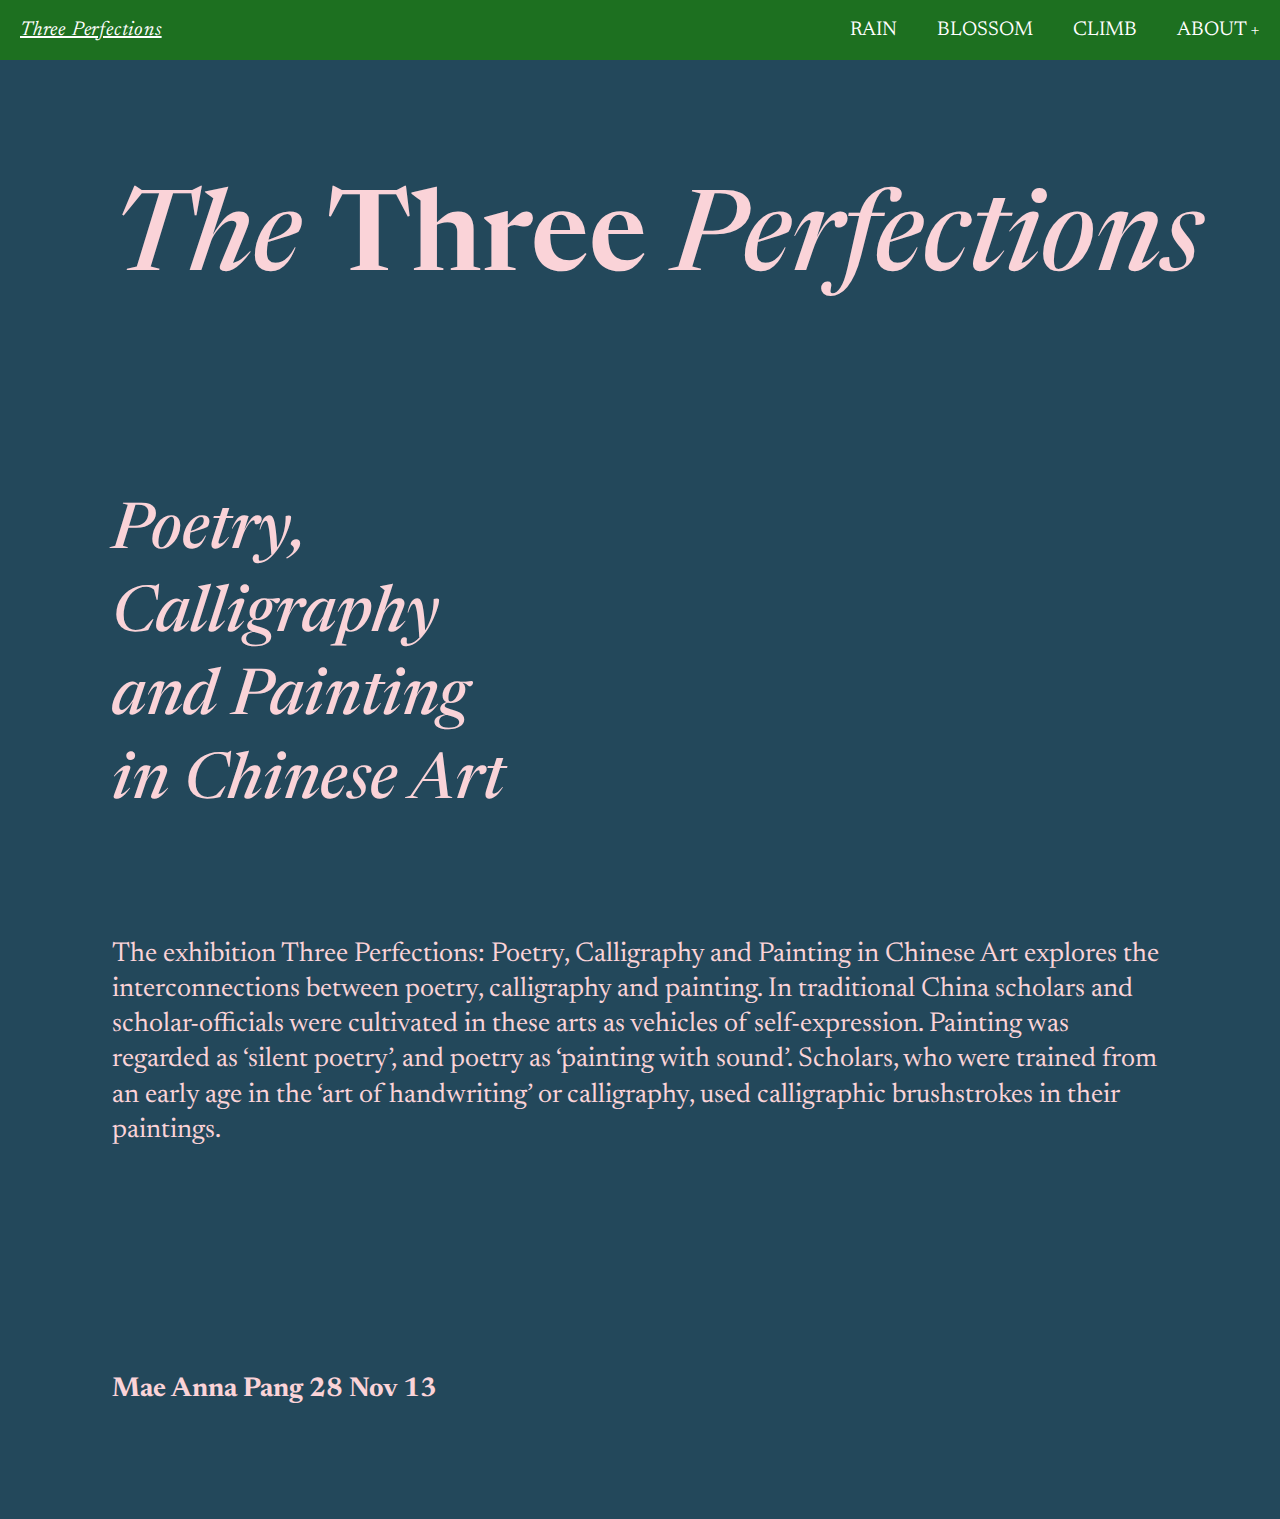
<file: index.html>
<!DOCTYPE html>
<html lang="en">

<head>
    <meta charset="UTF-8">
    <meta name="viewport" content="width=device-width, initial-scale=1.0">
    <title>The Three Perfections</title>

    <link rel="stylesheet" href="main.css">
    <link rel="stylesheet" href="nav.css">

    <link rel="preconnect" href="https://fonts.googleapis.com">
    <link rel="preconnect" href="https://fonts.gstatic.com" crossorigin>
    <link
        href="https://fonts.googleapis.com/css2?family=Newsreader:ital,opsz,wght@0,6..72,200..800;1,6..72,200..800&display=swap"
        rel="stylesheet">

</head>

<body>

    <nav>
        <div id="logo"><a href="index.html">Three Perfections</a></div>
        <label for=" drop" class="toggle" id='main-toggle'><span class="nav-icon"></span></label>
        <input type="checkbox" id="drop">
        <ul class="menu">

            <li><a href="rain.html">RAIN</a></li>
            <li><a href="blossom.html">BLOSSOM</a></li>
            <li><a href="climb.html">CLIMB</a></li>

            <li>
                <label for="drop-1" class="toggle">About</label>
                <a href="#">ABOUT</a>
                <input type="checkbox" id="drop-1">
                <ul>
                    <li><a href="aboutworks.html">WORKS</a></li>
                    <li><a href="aboutartists.html">ARTISTS</a></li>
                </ul>
            </li>
        </ul>
    </nav>

    <h1 class="home_title">The <span style="font-style: normal; font-weight: 600;">Three</span> Perfections</h1>

    <h3 class="home_subtitle">Poetry, <br> Calligraphy <br> and Painting <br> in Chinese Art</h3>

    <p class="home_text">The exhibition Three Perfections: Poetry, Calligraphy and Painting in Chinese Art explores the
        interconnections
        between poetry, calligraphy and painting. In traditional China scholars and scholar-officials were cultivated in
        these arts as vehicles of self-expression. Painting was regarded as ‘silent poetry’, and poetry as ‘painting
        with sound’. Scholars, who were trained from an early age in the ‘art of handwriting’ or calligraphy, used
        calligraphic brushstrokes in their paintings.
    </p>

    <h3 class="ref">Mae Anna Pang
        28 Nov 13</h3>


</body>

</html>
</file>
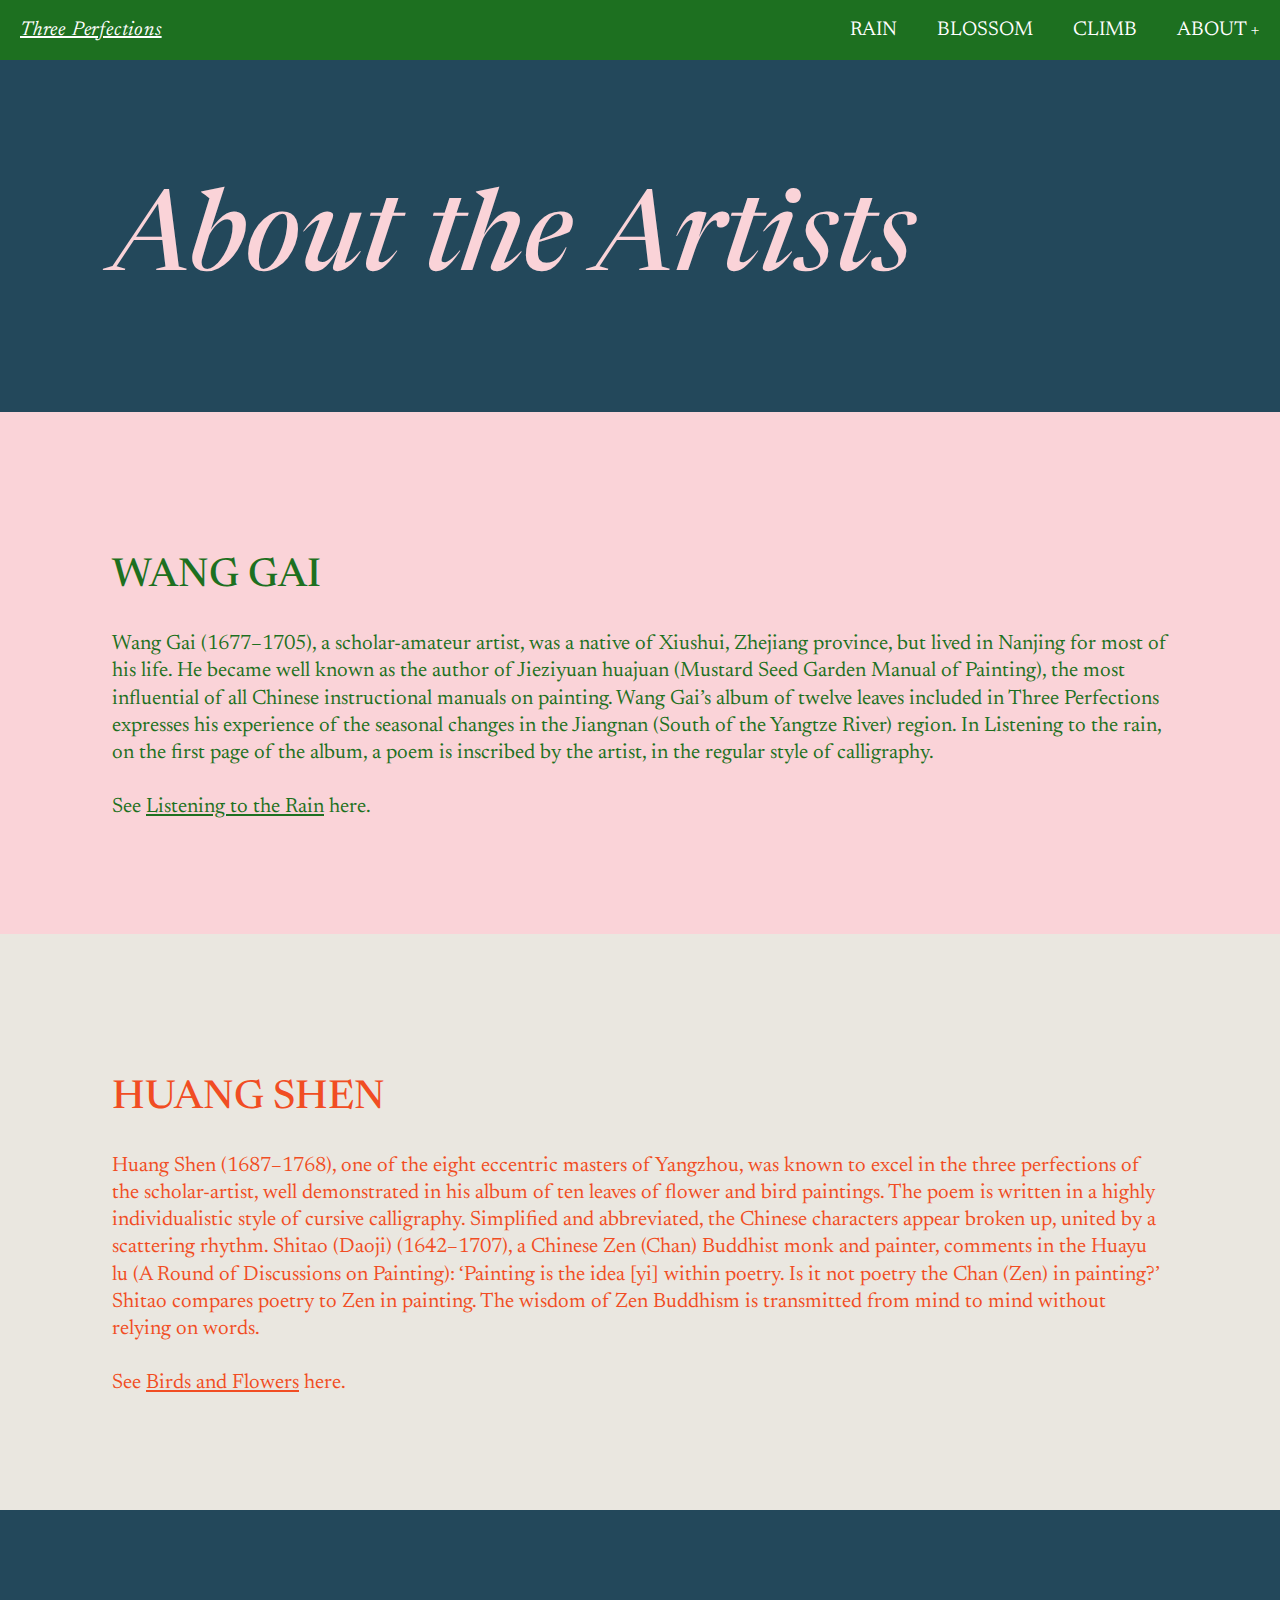
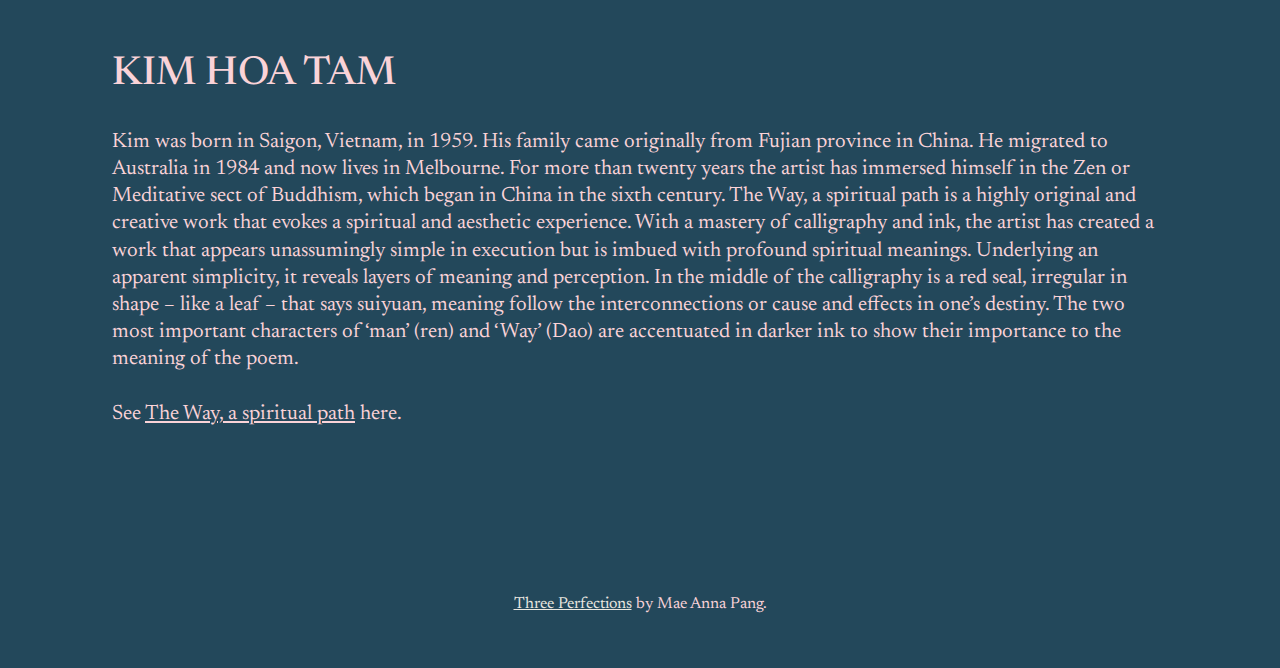
<file: aboutartists.html>
<!DOCTYPE html>
<html lang="en">

<head>
    <meta charset="UTF-8">
    <meta name="viewport" content="width=device-width, initial-scale=1.0">
    <title>About the Artists</title>

    <link rel="stylesheet" href="main.css">
    <link rel="stylesheet" href="nav.css">

    <link rel="preconnect" href="https://fonts.googleapis.com">
    <link rel="preconnect" href="https://fonts.gstatic.com" crossorigin>
    <link
        href="https://fonts.googleapis.com/css2?family=Newsreader:ital,opsz,wght@0,6..72,200..800;1,6..72,200..800&display=swap"
        rel="stylesheet">

    <style>
        .blossomlink {
            color: #F14D23;
        }

        .rainlink {
            color: #1D7020;
        }

        .climblink {
            color: #FAD3D8;
        }
    </style>


</head>

<body>

    <nav>
        <div id="logo"><a href="index.html">Three Perfections</a></div>
        <label for=" drop" class="toggle" id='main-toggle'><span class="nav-icon"></span></label>
        <input type="checkbox" id="drop">
        <ul class="menu">

            <li><a href="rain.html">RAIN</a></li>
            <li><a href="blossom.html">BLOSSOM</a></li>
            <li><a href="climb.html">CLIMB</a></li>

            <li>
                <label for="drop-1" class="toggle">About</label>
                <a href="#">ABOUT</a>
                <input type="checkbox" id="drop-1">
                <ul>
                    <li><a href="aboutworks.html">WORKS</a></li>
                    <li><a href="aboutartists.html">ARTISTS</a></li>
                </ul>
            </li>
        </ul>
    </nav>


    <div class="home_title">About the Artists</div>


    <section class="wanggai">
        <h3 class="artistname">WANG GAI</h3>
        Wang Gai (1677–1705), a scholar-amateur artist, was a native of Xiushui, Zhejiang province, but lived in
        Nanjing
        for most of his life. He became well known as the author of Jieziyuan huajuan (Mustard Seed Garden Manual of
        Painting), the most influential of all Chinese instructional manuals on painting. Wang Gai’s album of twelve
        leaves included in Three Perfections expresses his experience of the seasonal changes in the Jiangnan (South
        of
        the Yangtze River) region. In Listening to the rain, on the first page of the album, a poem is inscribed by
        the
        artist, in the regular style of calligraphy.

        <br> <br>

        See <a class="rainlink" href="rain.html">Listening to the Rain</a> here.
    </section>


    <section class="huangshen">
        <h3 class="artistname">HUANG SHEN</h3>
        Huang Shen (1687–1768), one of the eight eccentric masters of Yangzhou, was known to excel in the three
        perfections of the scholar-artist, well demonstrated in his album of ten leaves of flower and bird
        paintings.

        The poem is written in a highly individualistic style of cursive calligraphy. Simplified and abbreviated,
        the
        Chinese characters appear broken up, united by a scattering rhythm. Shitao (Daoji) (1642–1707), a Chinese
        Zen
        (Chan) Buddhist monk and painter, comments in the Huayu lu (A Round of Discussions on Painting): ‘Painting
        is
        the idea [yi] within poetry. Is it not poetry the Chan (Zen) in painting?’ Shitao compares poetry to Zen in
        painting. The wisdom of Zen Buddhism is transmitted from mind to mind without relying on words.

        <br> <br>

        See <a class="blossomlink" href="blossom.html">Birds and Flowers</a> here.
    </section>


    <section class="kimhoatam">
        <h3 class="artistname">KIM HOA TAM</h3>
        Kim was born in Saigon, Vietnam, in 1959. His family came originally from Fujian province in China. He
        migrated
        to Australia in 1984 and now lives in Melbourne. For more than twenty years the artist has immersed himself
        in
        the Zen or Meditative sect of Buddhism, which began in China in the sixth century. The Way, a spiritual
        path is
        a highly original and creative work that evokes a spiritual and aesthetic experience. With a mastery of
        calligraphy and ink, the artist has created a work that appears unassumingly simple in execution but is
        imbued
        with profound spiritual meanings. Underlying an apparent simplicity, it reveals layers of meaning and
        perception.

        In the middle of the calligraphy is a red seal, irregular in shape – like a leaf – that says suiyuan,
        meaning
        follow the interconnections or cause and effects in one’s destiny. The two most important characters of
        ‘man’
        (ren) and ‘Way’ (Dao) are accentuated in darker ink to show their importance to the meaning of the poem.

        <br> <br>

        See <a class="climblink" href="climb.html">The Way, a spiritual path</a> here.
    </section>


    <footer>
        <a href="https://www.ngv.vic.gov.au/essay/three-perfections-poetry-calligraphy-and-painting-in-chinese-art/">Three
            Perfections</a>
        by Mae Anna Pang.
    </footer>

</body>

</html>
</file>
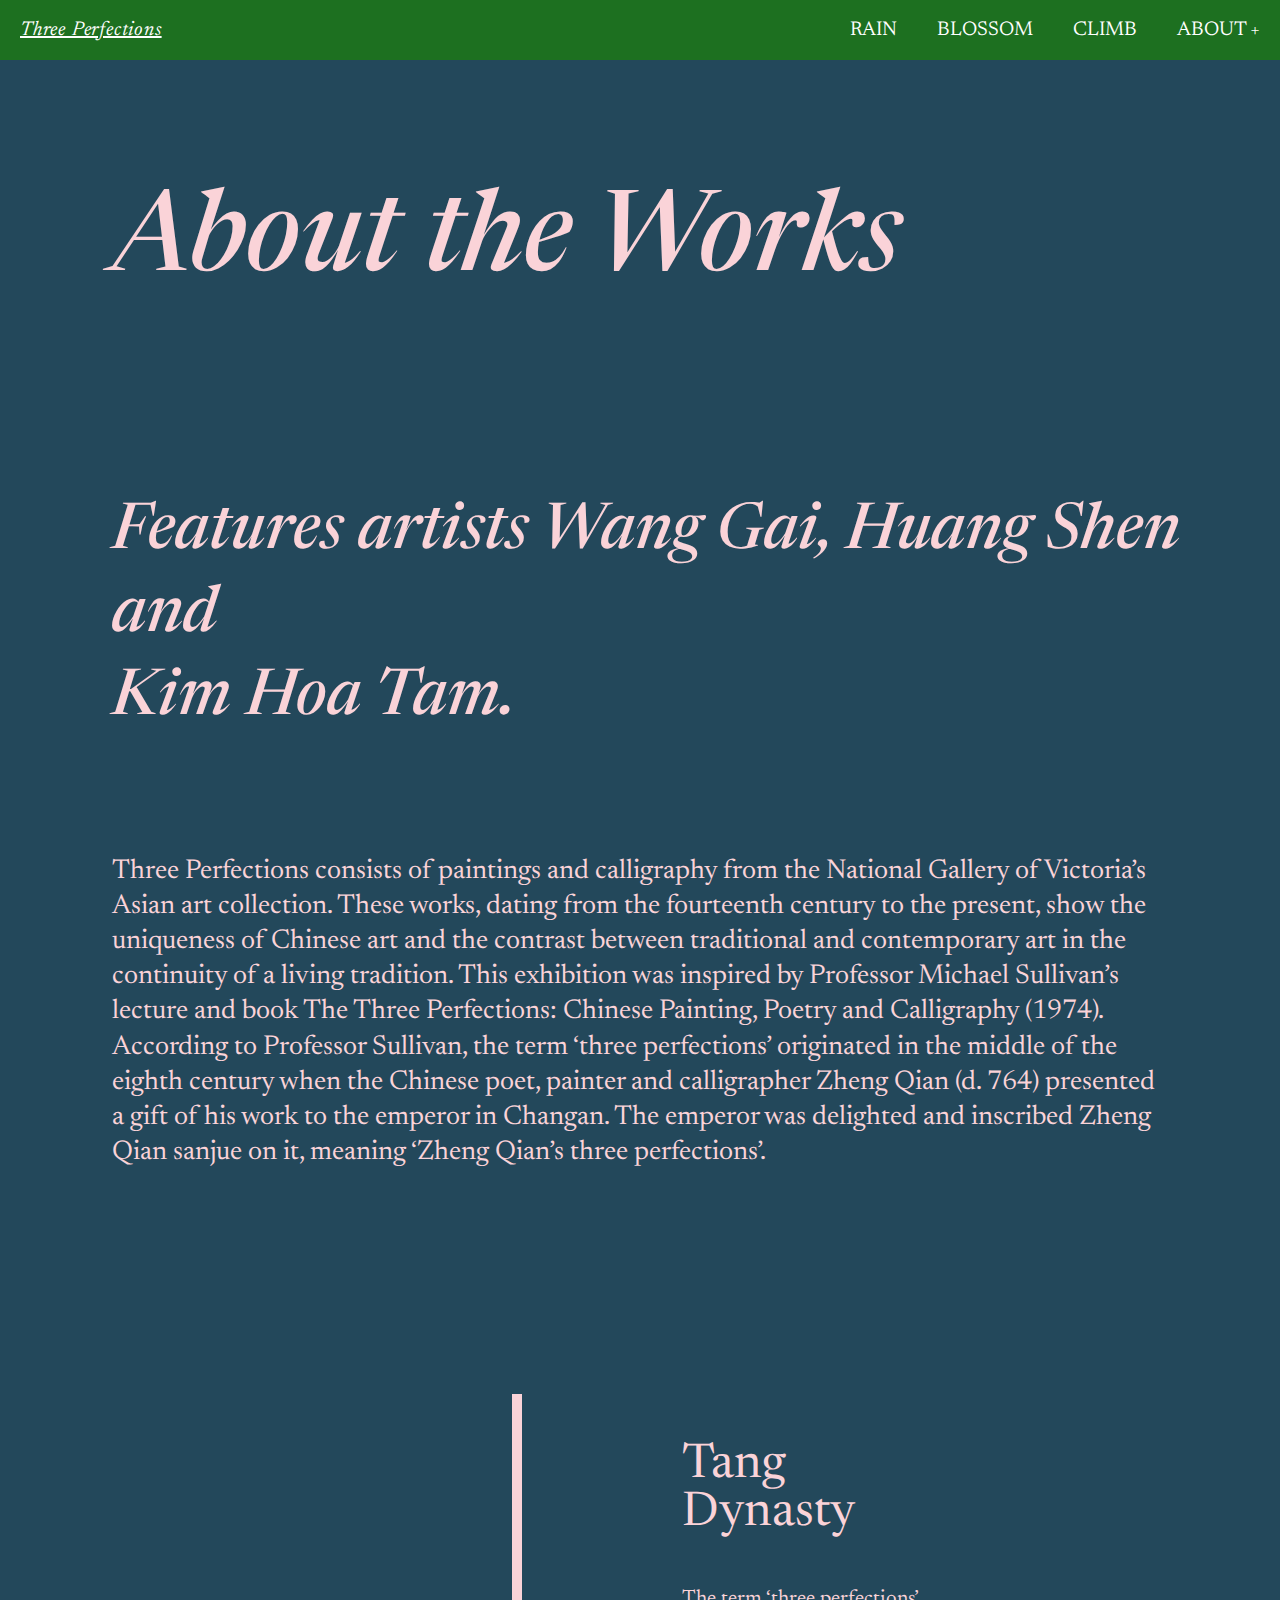
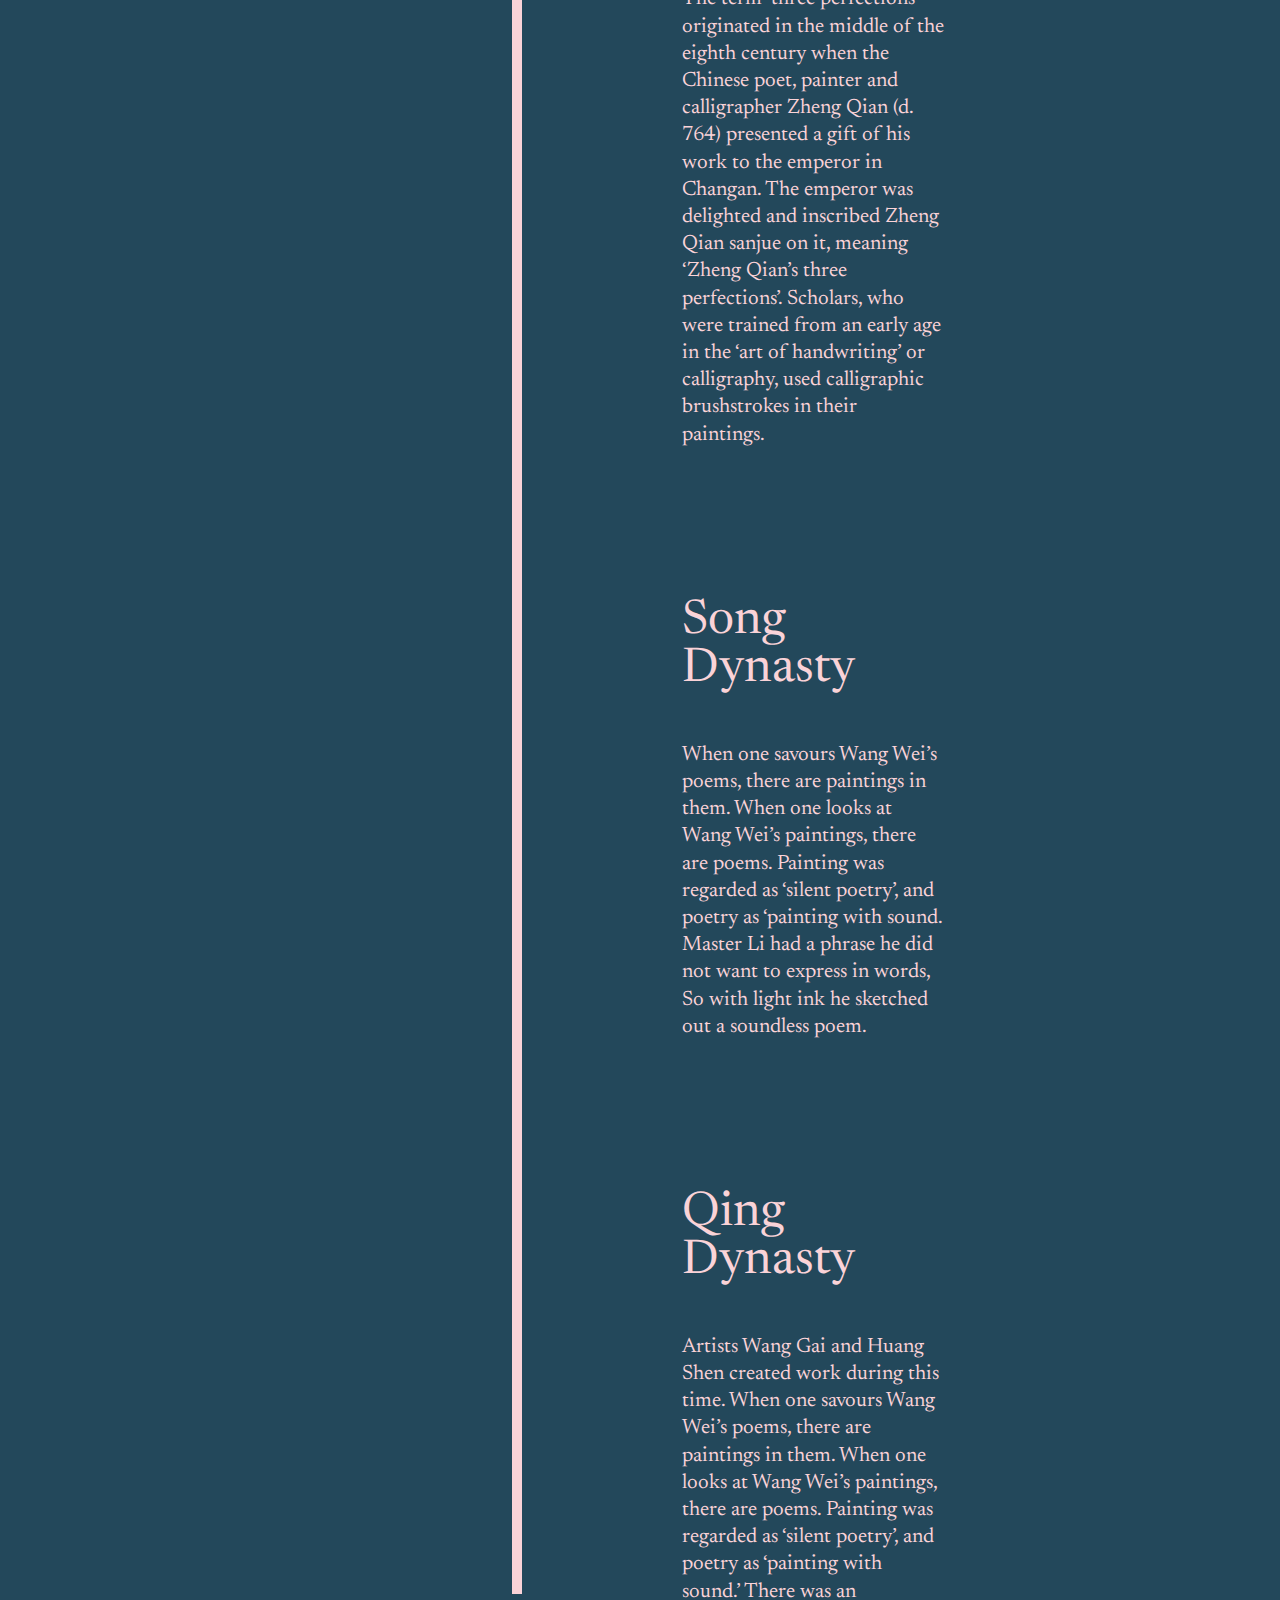
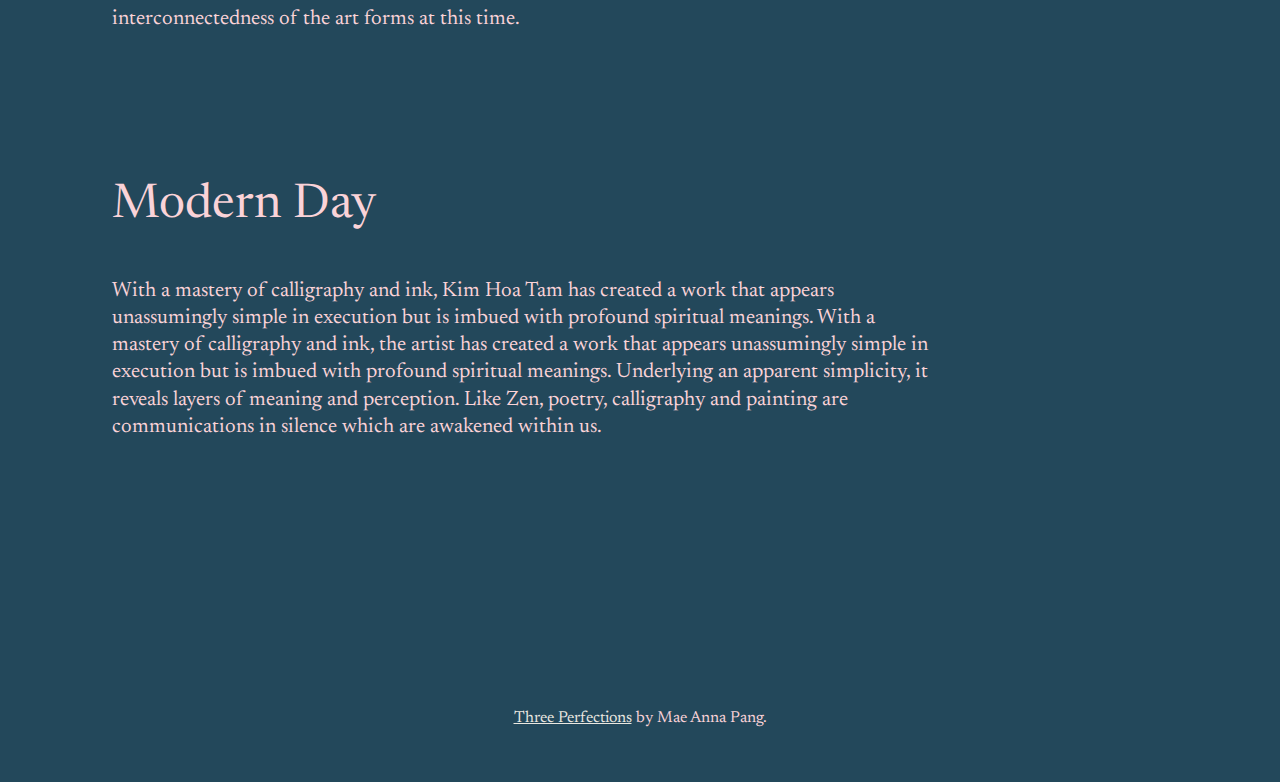
<file: aboutworks.html>
<!DOCTYPE html>
<html lang="en">

<head>
    <meta charset="UTF-8">
    <meta name="viewport" content="width=device-width, initial-scale=1.0">
    <title>About the Works</title>

    <link rel="stylesheet" href="main.css">
    <link rel="stylesheet" href="nav.css">

    <link rel="preconnect" href="https://fonts.googleapis.com">
    <link rel="preconnect" href="https://fonts.gstatic.com" crossorigin>
    <link
        href="https://fonts.googleapis.com/css2?family=Newsreader:ital,opsz,wght@0,6..72,200..800;1,6..72,200..800&display=swap"
        rel="stylesheet">


</head>

<body>

    <nav>
        <div id="logo"><a href="index.html">Three Perfections</a></div>
        <label for=" drop" class="toggle" id='main-toggle'><span class="nav-icon"></span></label>
        <input type="checkbox" id="drop">
        <ul class="menu">

            <li><a href="rain.html">RAIN</a></li>
            <li><a href="blossom.html">BLOSSOM</a></li>
            <li><a href="climb.html">CLIMB</a></li>

            <li>
                <label for="drop-1" class="toggle">About</label>
                <a href="#">ABOUT</a>
                <input type="checkbox" id="drop-1">
                <ul>
                    <li><a href="aboutworks.html">WORKS</a></li>
                    <li><a href="aboutartists.html">ARTISTS</a></li>
                </ul>
            </li>
        </ul>
    </nav>


    <h1 class="home_title">
        About the Works
    </h1>


    <h3 class="home_subtitle">Features artists Wang Gai, Huang Shen and <br>Kim Hoa Tam.</h3>

    <p class="home_text">
        Three Perfections consists of paintings and calligraphy from the National Gallery of Victoria’s Asian art
        collection. These works, dating from the fourteenth century to the present, show the uniqueness of Chinese art
        and the contrast between traditional and contemporary art in the continuity of a living tradition. This
        exhibition was inspired by Professor Michael Sullivan’s lecture and book The Three Perfections: Chinese
        Painting, Poetry and Calligraphy (1974). According to Professor Sullivan, the term ‘three perfections’
        originated in the middle of the eighth century when the Chinese poet, painter and calligrapher Zheng Qian (d.
        764) presented a gift of his work to the emperor in Changan. The emperor was delighted and inscribed Zheng Qian
        sanjue on it, meaning ‘Zheng Qian’s three perfections’.

    </p>


    <div class="dynasties">

        <div class="timeline" style="height: 1800px" ;></div>

        <div class="dynasty1">
            <h3 class="dynasty_title">Tang Dynasty</h3>
            <p class="dynasty_text"> The term ‘three perfections’ originated in the middle of the eighth century when
                the
                Chinese poet, painter and
                calligrapher Zheng Qian (d. 764) presented a gift of his work to the emperor in Changan. The emperor was
                delighted
                and inscribed Zheng Qian sanjue on it, meaning ‘Zheng Qian’s three perfections’.

                Scholars, who were trained from an early age in the ‘art of handwriting’ or calligraphy, used
                calligraphic
                brushstrokes in their paintings.
            </p>
        </div>


        <div class="dynasty2">
            <h3 class="dynasty_title">Song Dynasty</h3>
            <p class="dynasty_text">
                When one savours Wang Wei’s poems, there are paintings in them. When one looks at Wang Wei’s paintings,
                there
                are poems. Painting was regarded as ‘silent poetry’, and poetry as ‘painting with sound. Master Li had a
                phrase he did not want to express in words, So with light ink he sketched out a soundless poem.
            </p>
        </div>


        <div class="dynasty3">
            <h3 class="dynasty_title">Qing Dynasty</h3>
            <p class="dynasty_text">
                Artists Wang Gai and Huang Shen created work during this time. When one savours Wang Wei’s poems, there
                are
                paintings in them. When one looks at Wang Wei’s paintings, there are poems. Painting was regarded as
                ‘silent
                poetry’, and poetry as ‘painting with sound.’ There was an interconnectedness of the art forms at this
                time.
            </p>
        </div>


        <div class="dynasty4">
            <h3 class="dynasty_title">Modern Day</h3>
            <p class="dynasty_text">
                With a mastery of calligraphy and ink, Kim Hoa Tam has created a work that appears unassumingly simple
                in
                execution but is imbued with profound spiritual meanings.

                With a mastery of calligraphy and ink, the artist has created a work that appears unassumingly simple in
                execution but is imbued with profound spiritual meanings. Underlying an apparent simplicity, it reveals
                layers
                of meaning and perception. Like Zen, poetry, calligraphy and painting are communications in silence
                which
                are
                awakened within us.
            </p>
        </div>

    </div>

    <footer>
        <a href="https://www.ngv.vic.gov.au/essay/three-perfections-poetry-calligraphy-and-painting-in-chinese-art/">Three
            Perfections</a>
        by Mae Anna Pang.
    </footer>

</body>

</html>
</file>
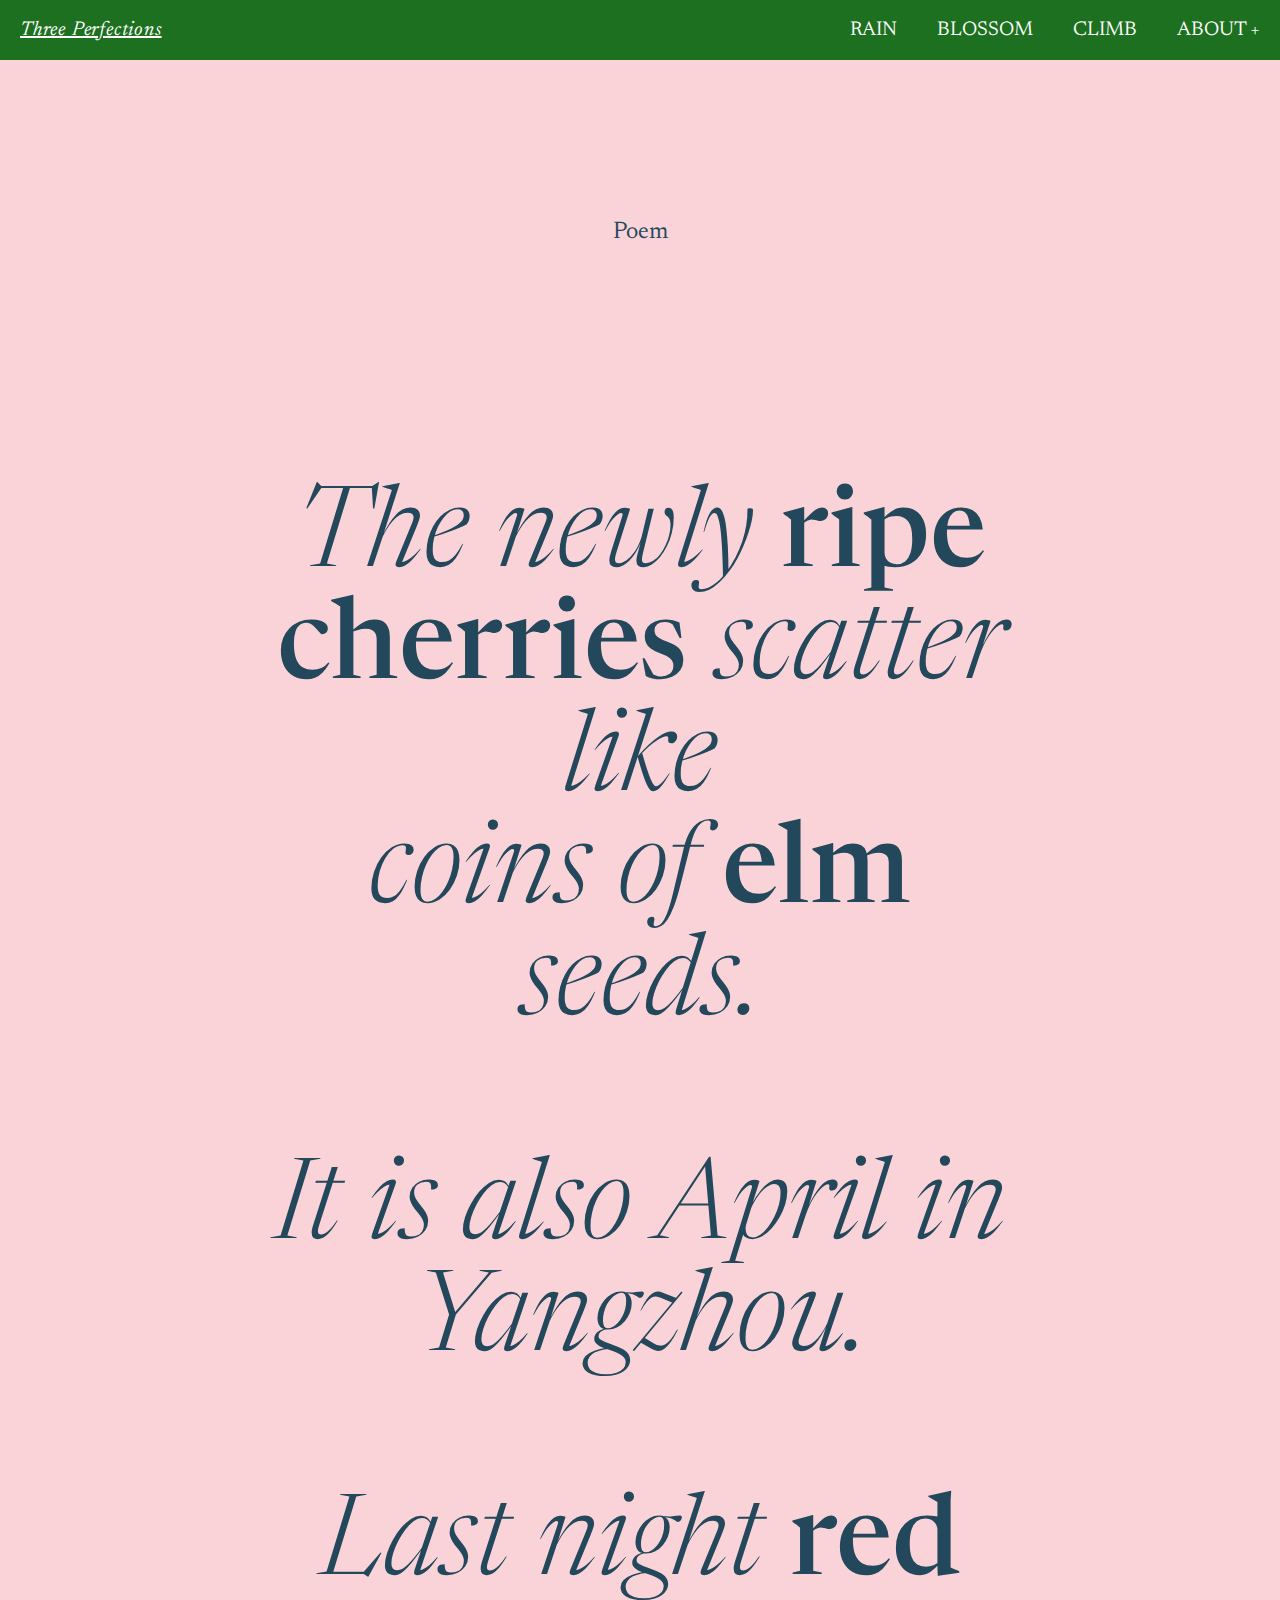
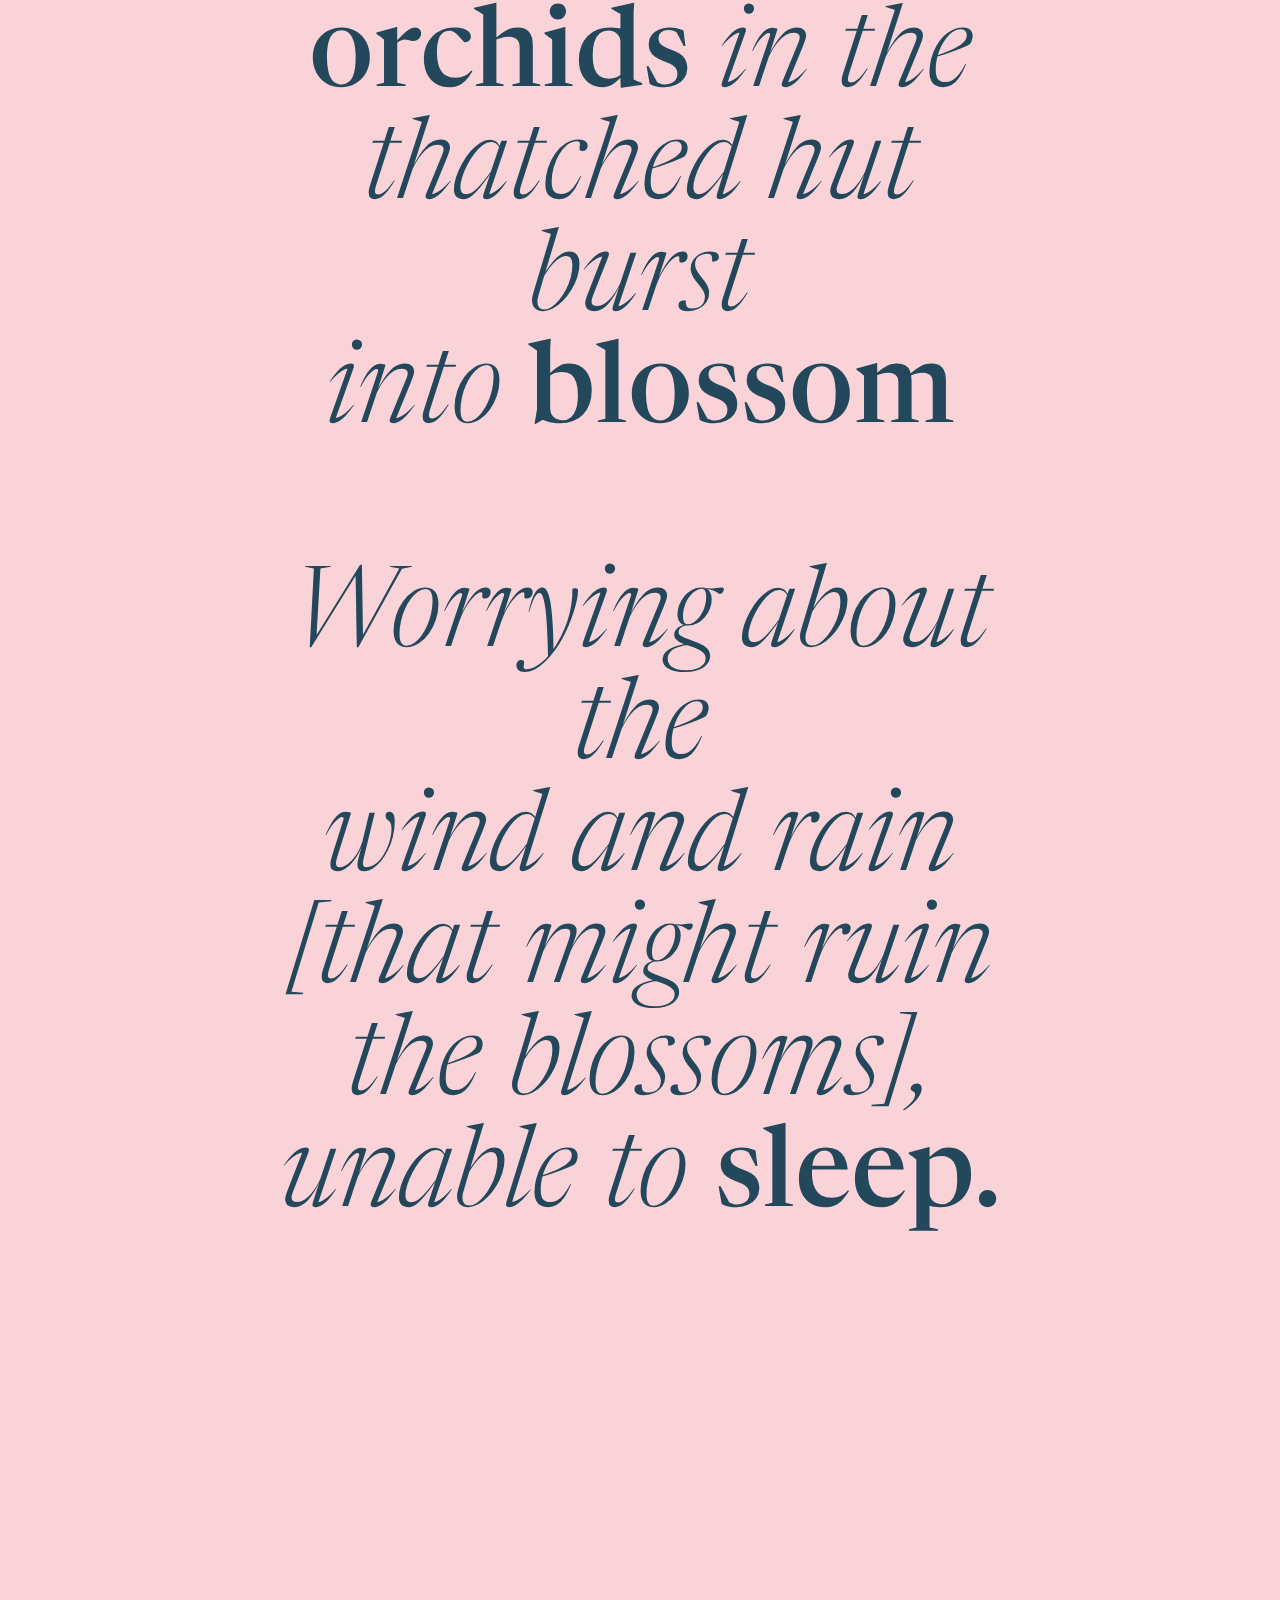
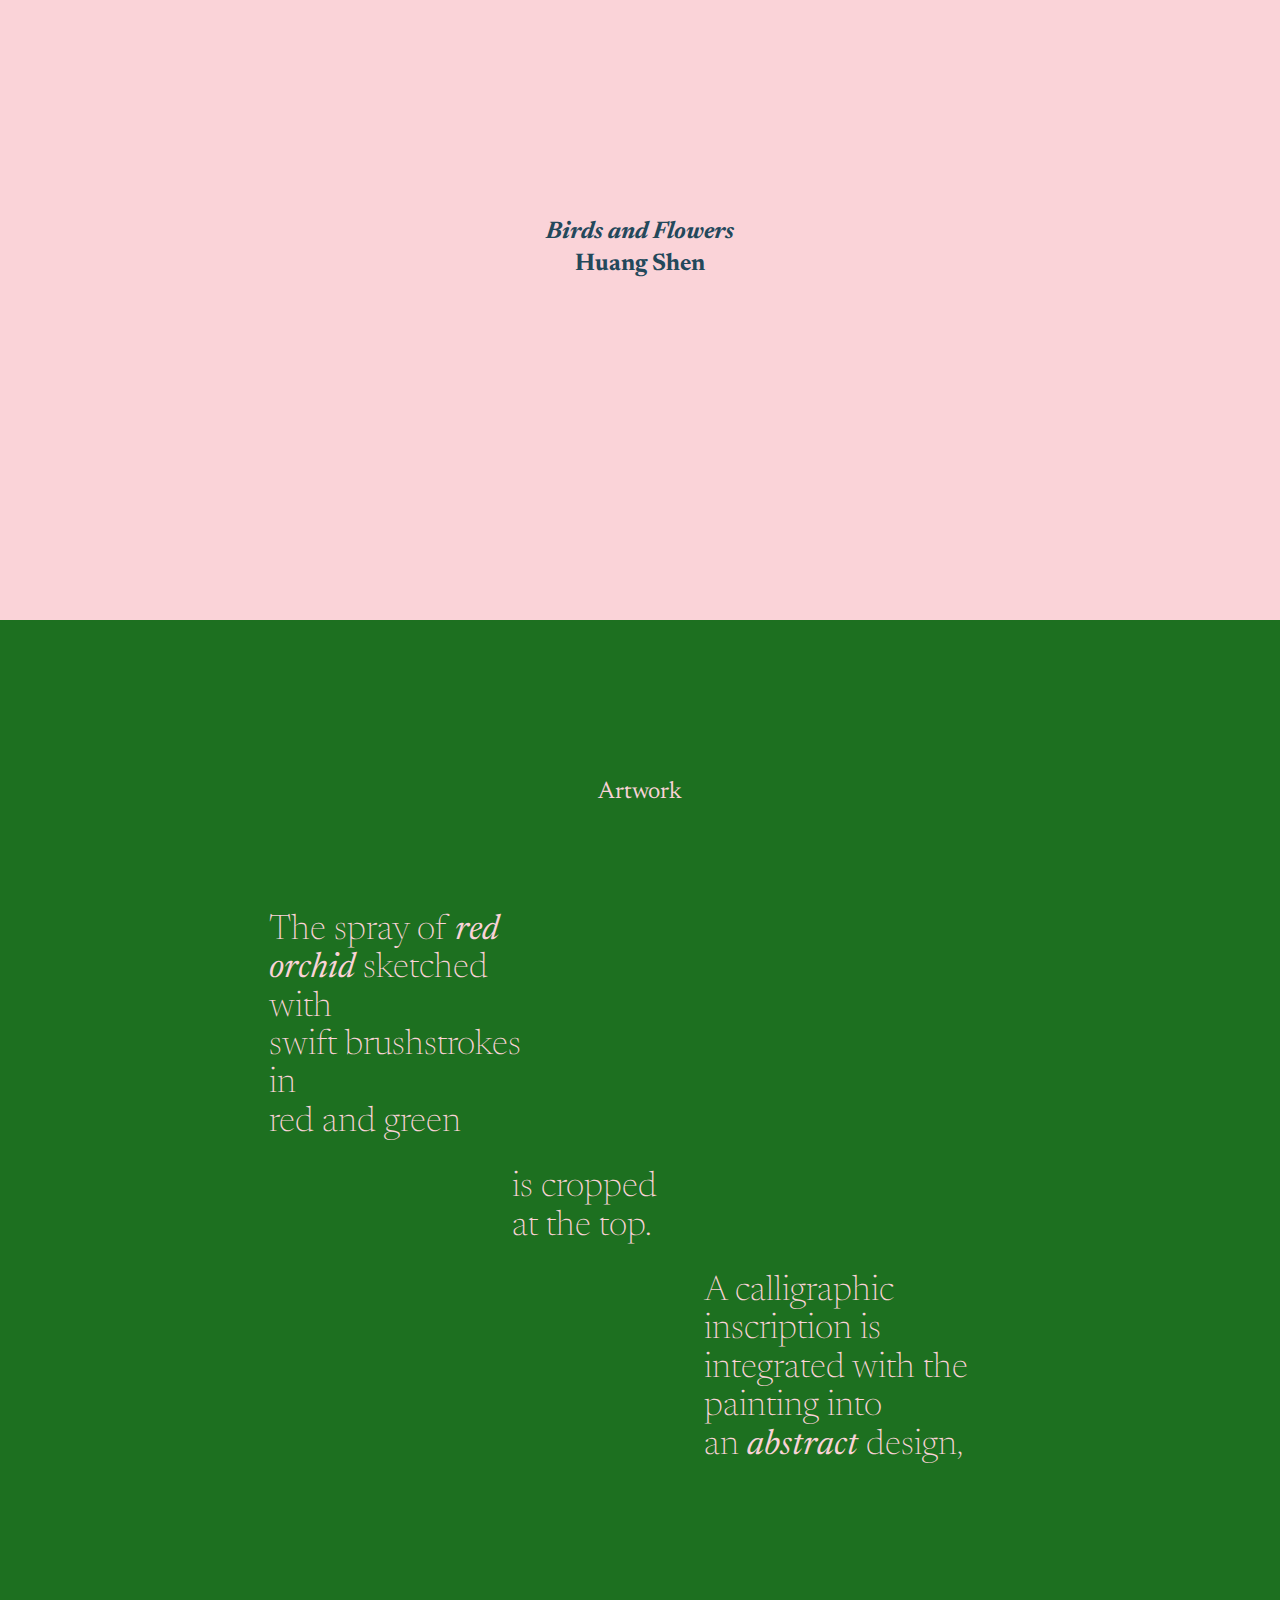
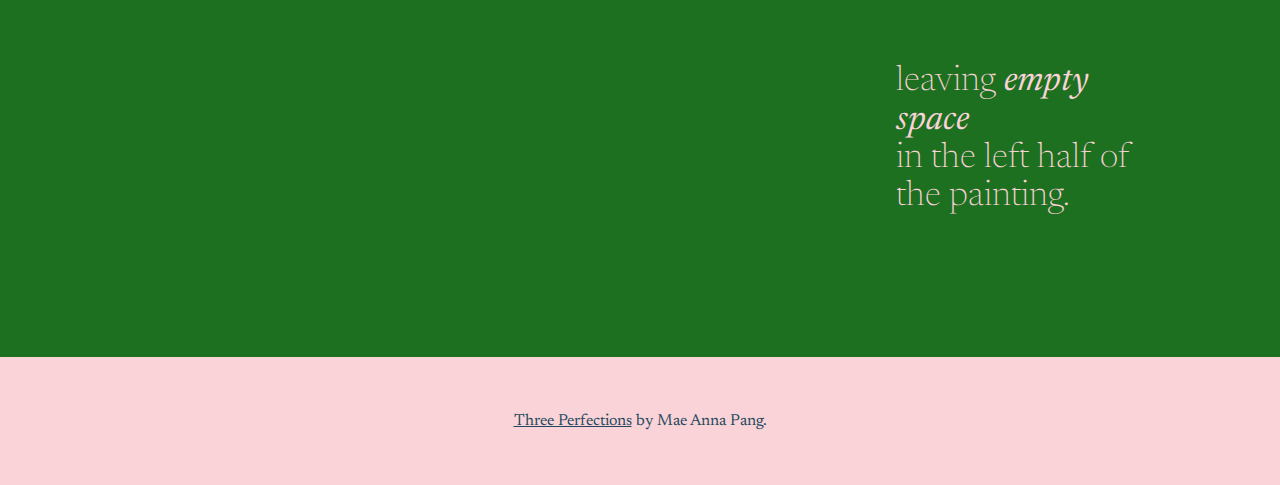
<file: blossom.html>
<!DOCTYPE html>
<html lang="en">

<head>
    <meta charset="UTF-8">
    <meta name="viewport" content="width=device-width, initial-scale=1.0">
    <title>Blossom</title>

    <link rel="stylesheet" href="main.css">
    <link rel="stylesheet" href="nav.css">
    <link rel="stylesheet" href="blossom.css">

    <link rel="preconnect" href="https://fonts.googleapis.com">
    <link rel="preconnect" href="https://fonts.gstatic.com" crossorigin>
    <link
        href="https://fonts.googleapis.com/css2?family=Newsreader:ital,opsz,wght@0,6..72,200..800;1,6..72,200..800&display=swap"
        rel="stylesheet">

</head>

<body>

    <nav>
        <div id="logo"><a href="index.html">Three Perfections</a></div>
        <label for=" drop" class="toggle" id='main-toggle'><span class="nav-icon"></span></label>
        <input type="checkbox" id="drop">
        <ul class="menu">

            <li><a href="rain.html">RAIN</a></li>
            <li><a href="blossom.html">BLOSSOM</a></li>
            <li><a href="climb.html">CLIMB</a></li>

            <li>
                <label for="drop-1" class="toggle">About</label>
                <a href="#">ABOUT</a>
                <input type="checkbox" id="drop-1">
                <ul>
                    <li><a href="aboutworks.html">WORKS</a></li>
                    <li><a href="aboutartists.html">ARTISTS</a></li>
                </ul>
            </li>
        </ul>
    </nav>


    <h4 class="labels">Poem</h4>
    <p class="blossom_poem">
        The newly <span style="font-style: normal; font-weight: 500;">ripe <br> cherries</span> scatter like <br>
        coins
        of <span style="font-style: normal; font-weight: 500;">elm</span> seeds. <br>

        <br> It is also April in <br> Yangzhou. <br>

        <br>Last night <span style="font-style: normal; font-weight: 500;">red <br> orchids</span> in the <br> thatched
        hut burst <br> into <span style="font-style: normal; font-weight: 500;">blossom </span><br>

        <br> Worrying about the <br> wind and rain <br> [that might ruin the blossoms], <br>unable to <span
            style="font-style: normal; font-weight: 500;">sleep.</span>
    </p>

    <h2 class="blossom_ref"> <span style="font-style: italic;">Birds and Flowers</span> <br>
        Huang Shen</h2>



    <section class="blossom_artwork">

        <h4 class="labels">Artwork</h4>

        <div class="blossom_artworktext">
            <div class="blossom_block1">
                The spray of <span style="font-weight: 400; font-style: italic;">red <br> orchid</span>
                sketched with <br>
                swift brushstrokes in <br>
                red and green
            </div>

            <div class="blossom_block2">
                is cropped <br>
                at the top.
            </div>

            <div class="blossom_block3">
                A calligraphic inscription is <br>
                integrated with the painting into <br>
                an <span style="font-weight: 400; font-style: italic;">abstract</span> design,
            </div>

            <div class="blossom_block4">
                leaving <span style="font-weight: 400; font-style: italic;">empty space</span> <br>
                in the left half of <br>
                the painting.
            </div>


    </section>

    <footer>
        <a href="https://www.ngv.vic.gov.au/essay/three-perfections-poetry-calligraphy-and-painting-in-chinese-art/">Three
            Perfections</a>
        by Mae Anna Pang.
    </footer>


</body>

</html>
</file>
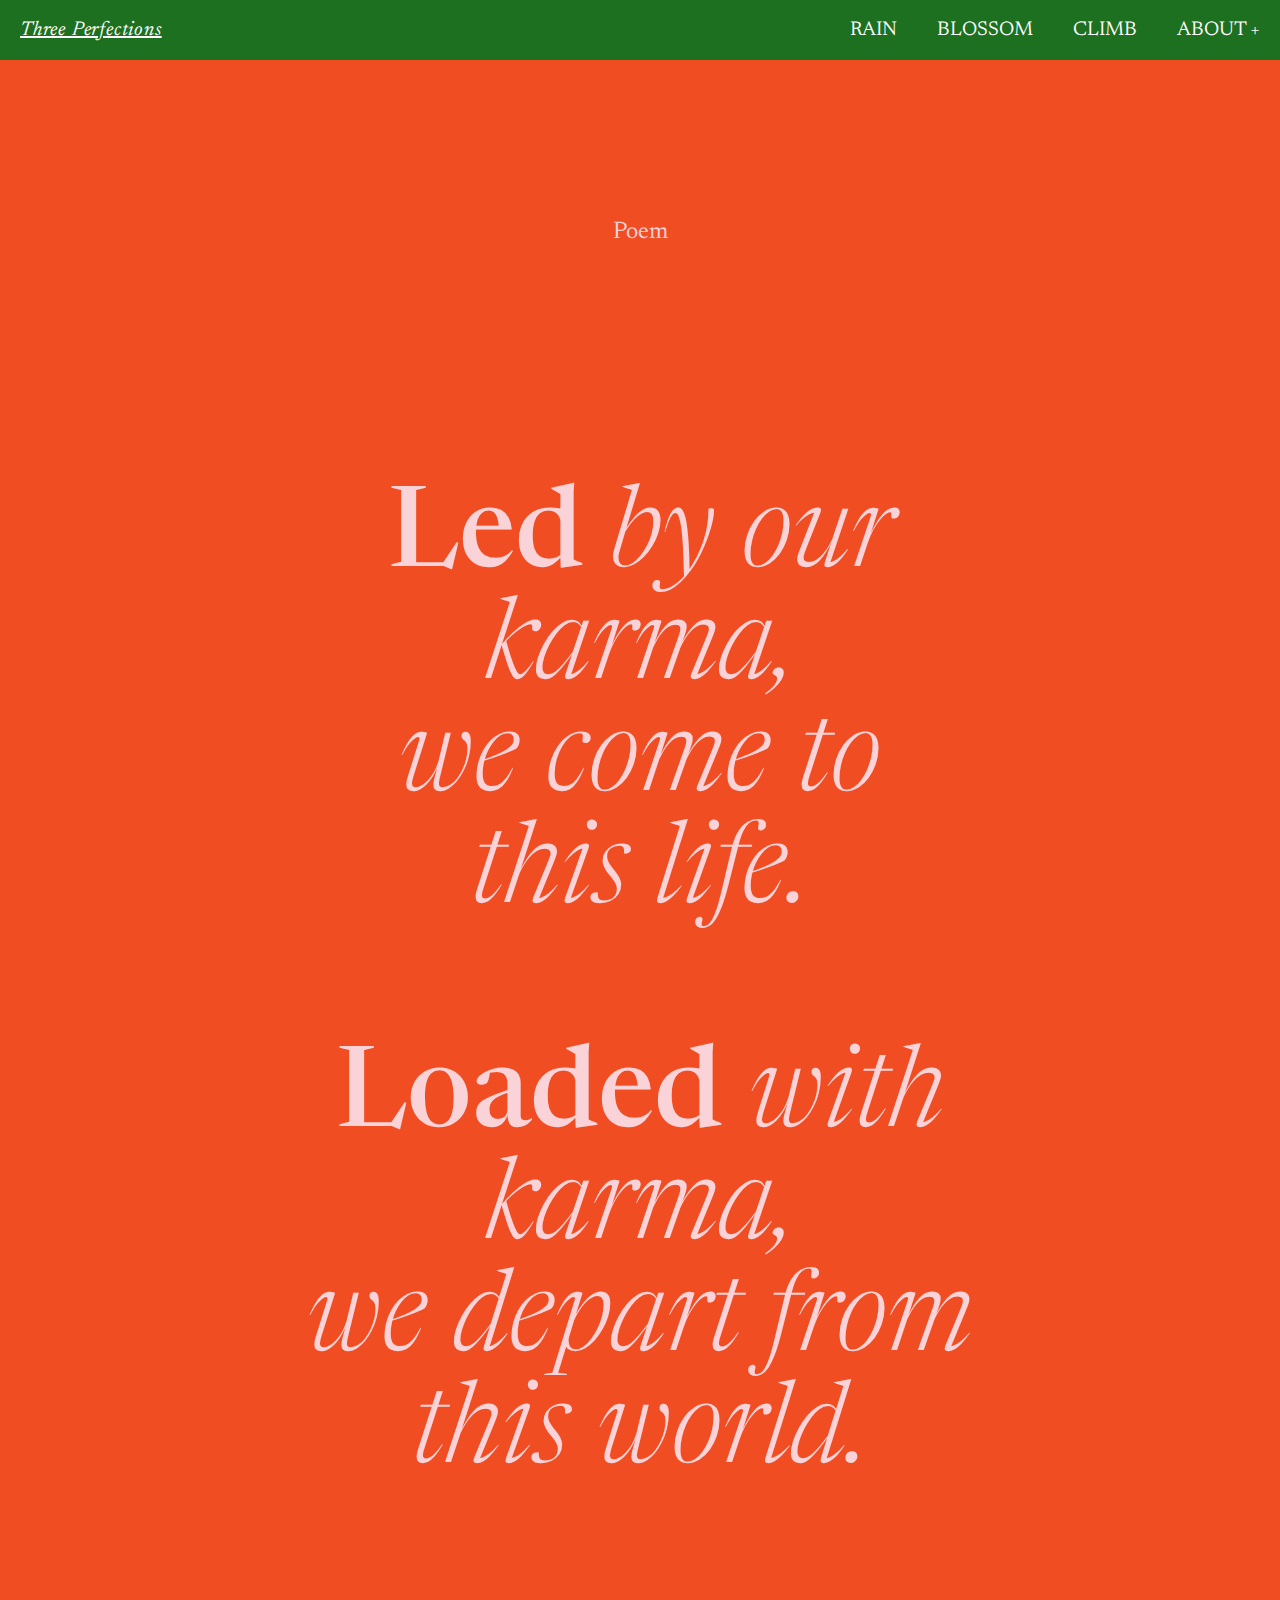
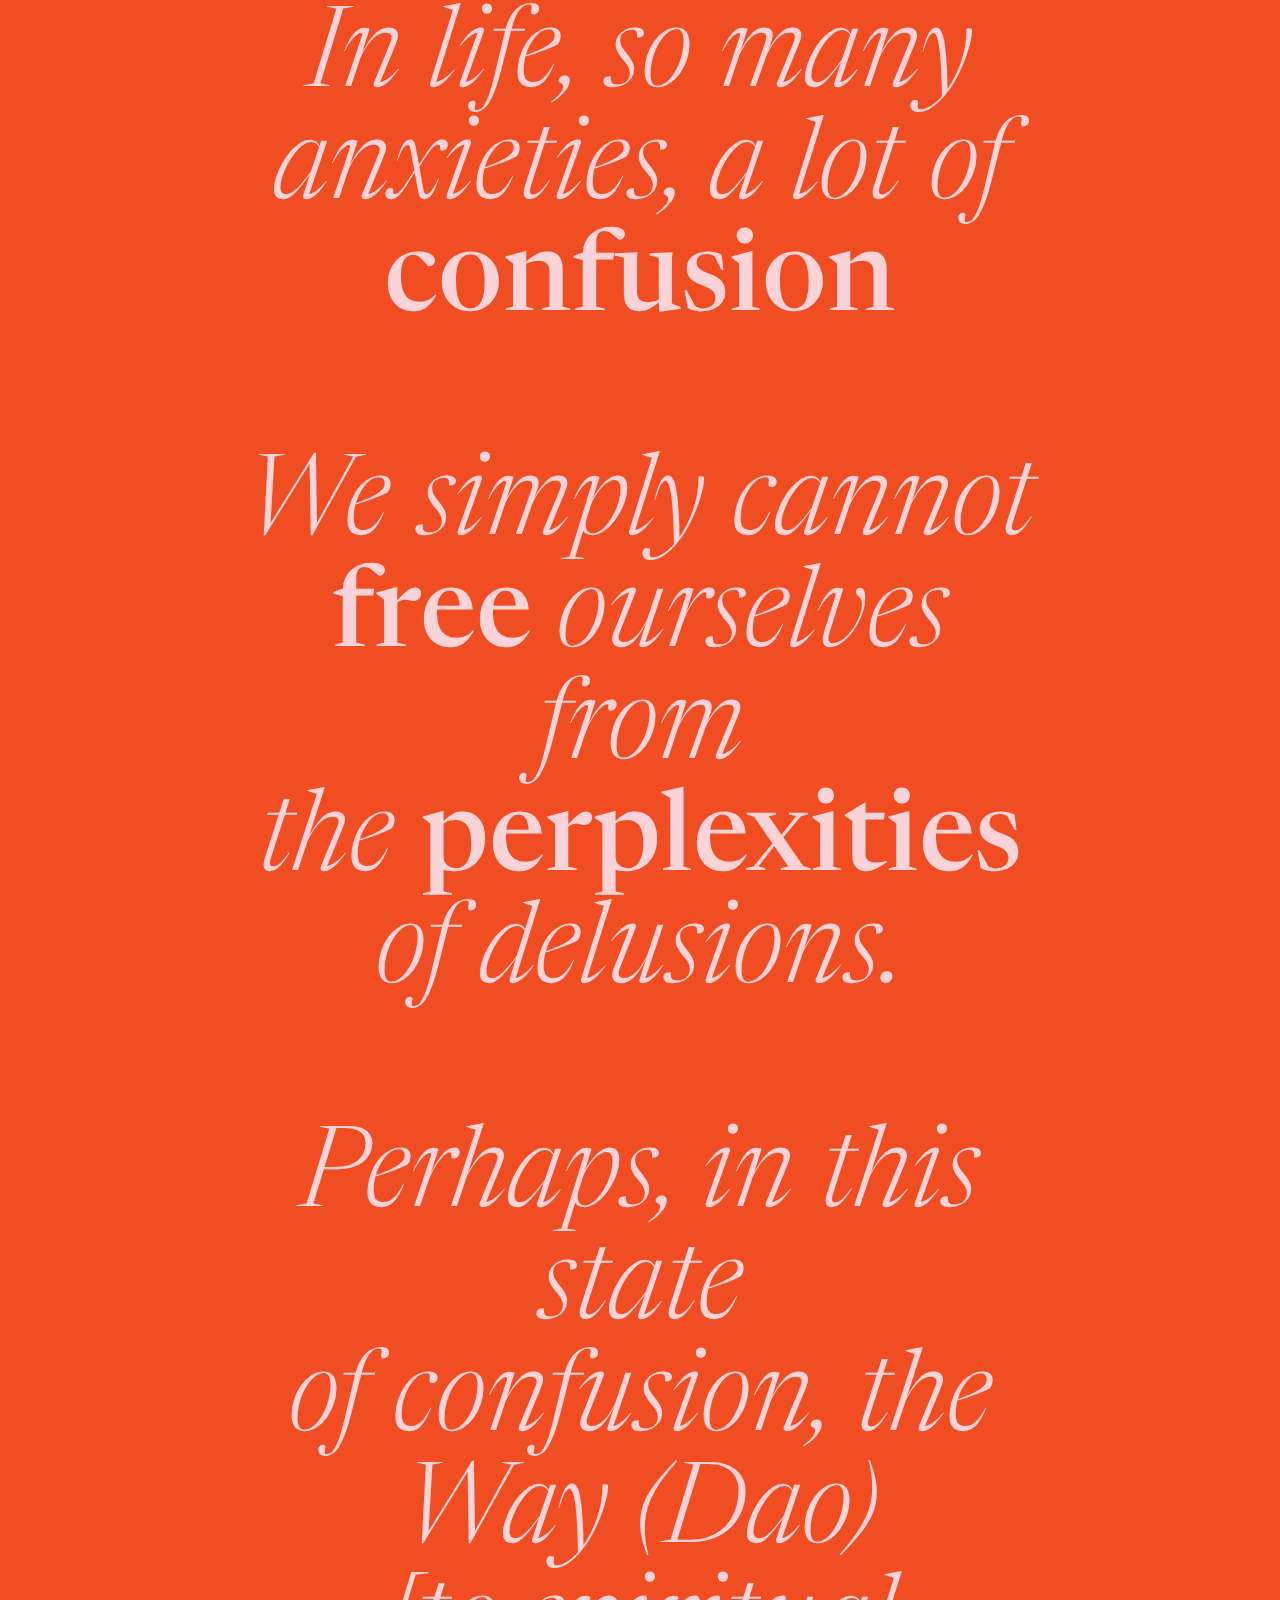
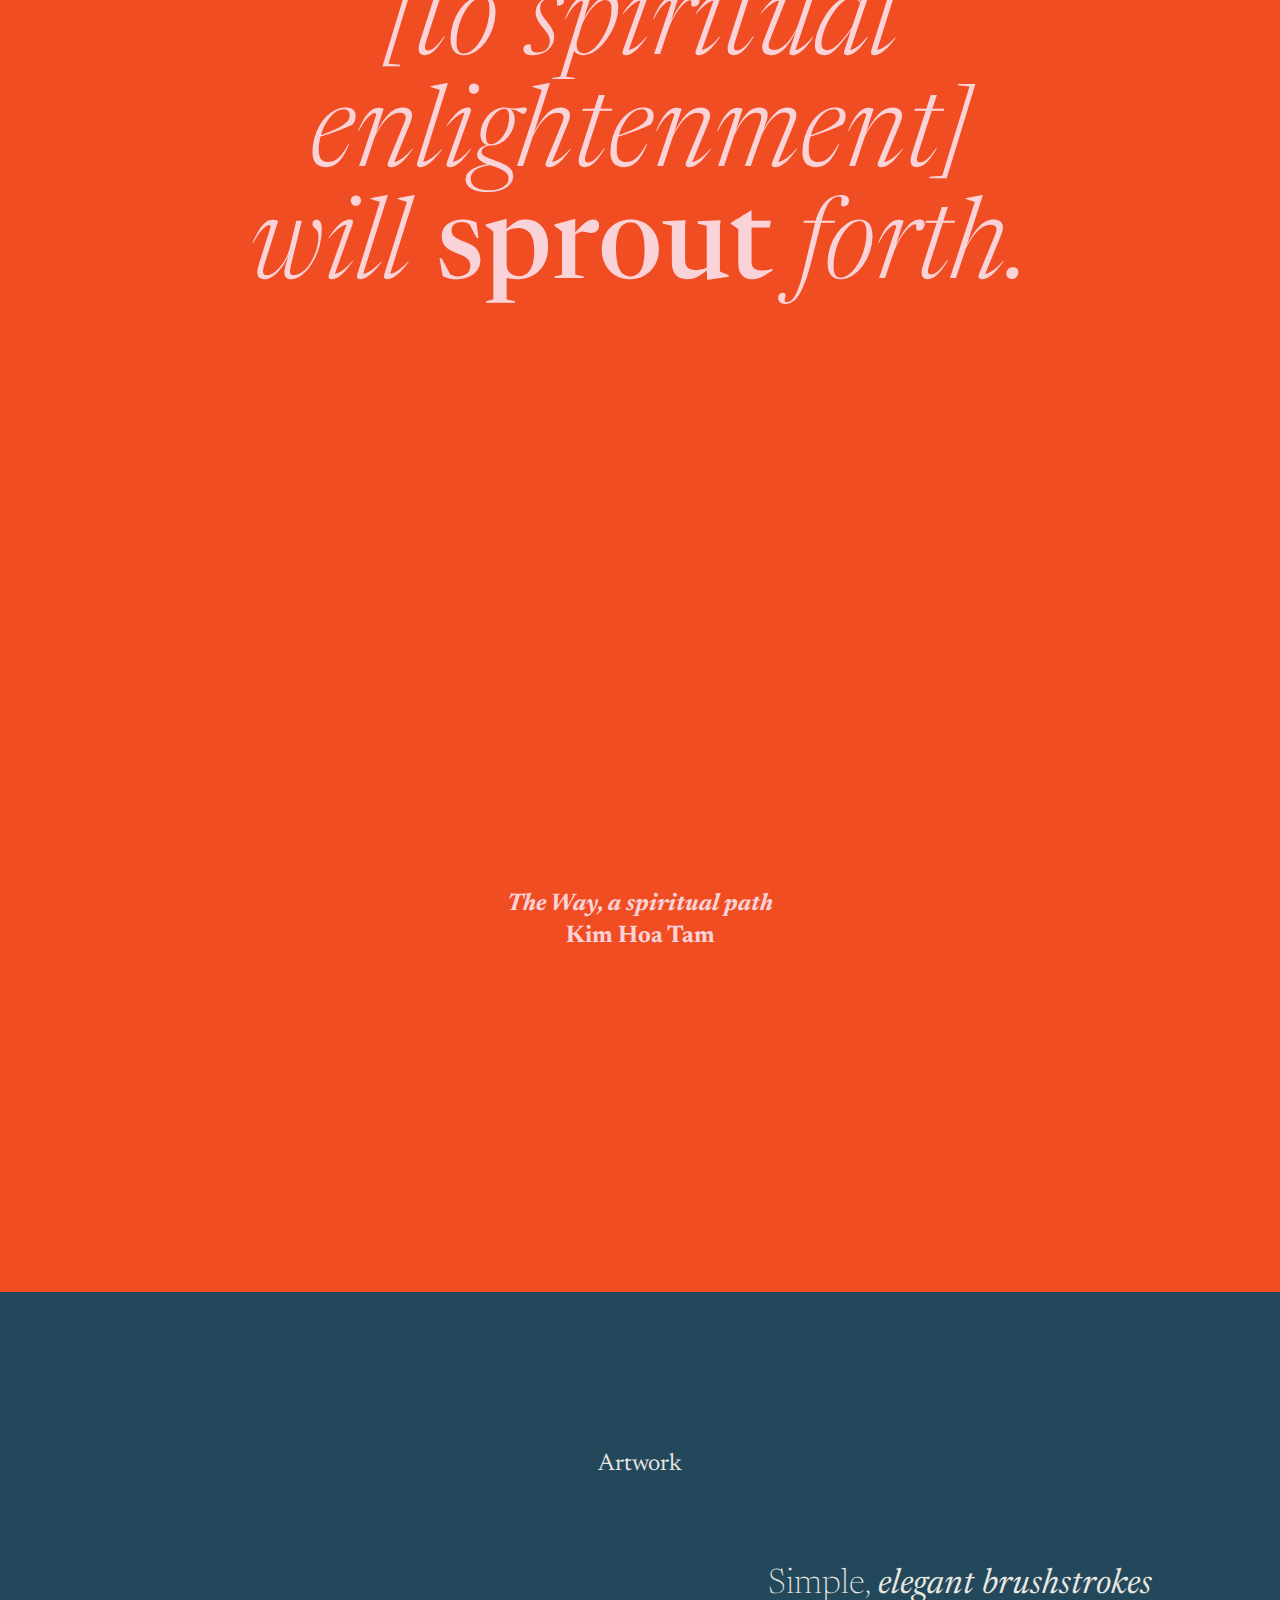
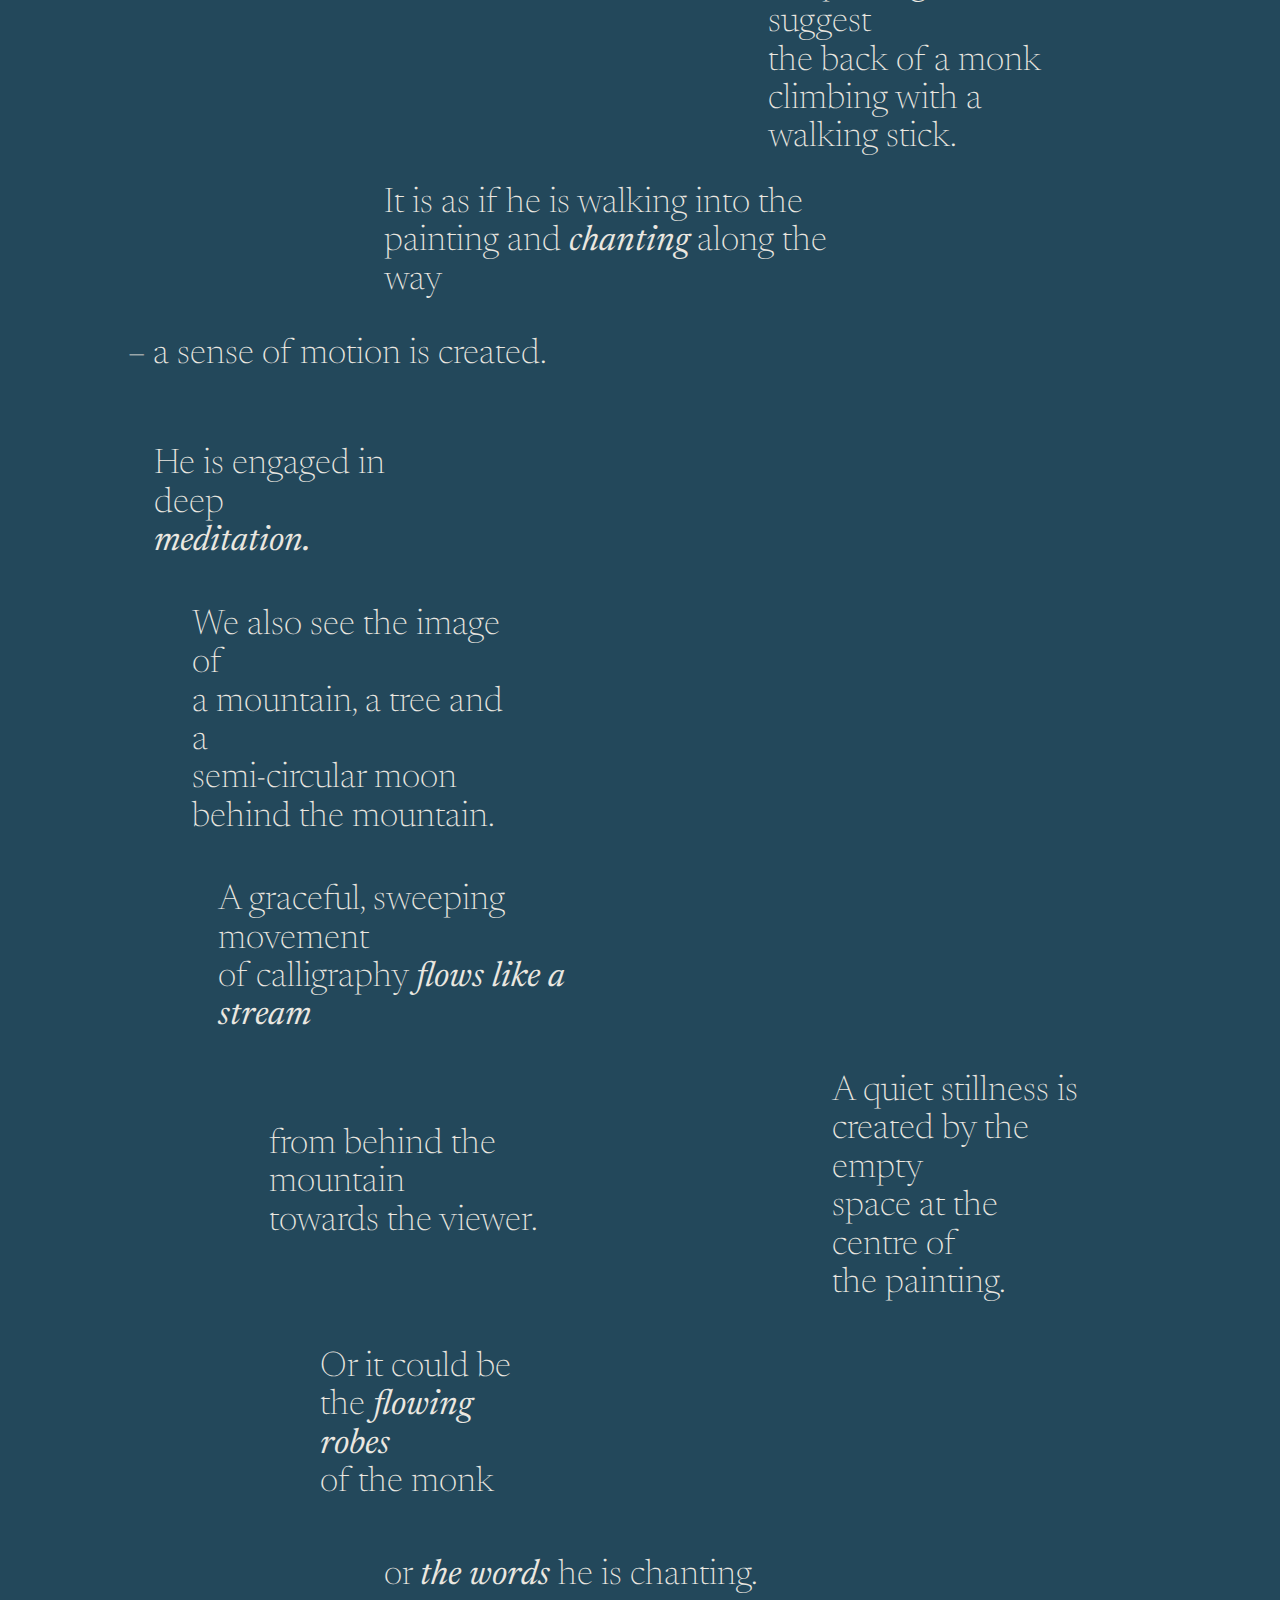
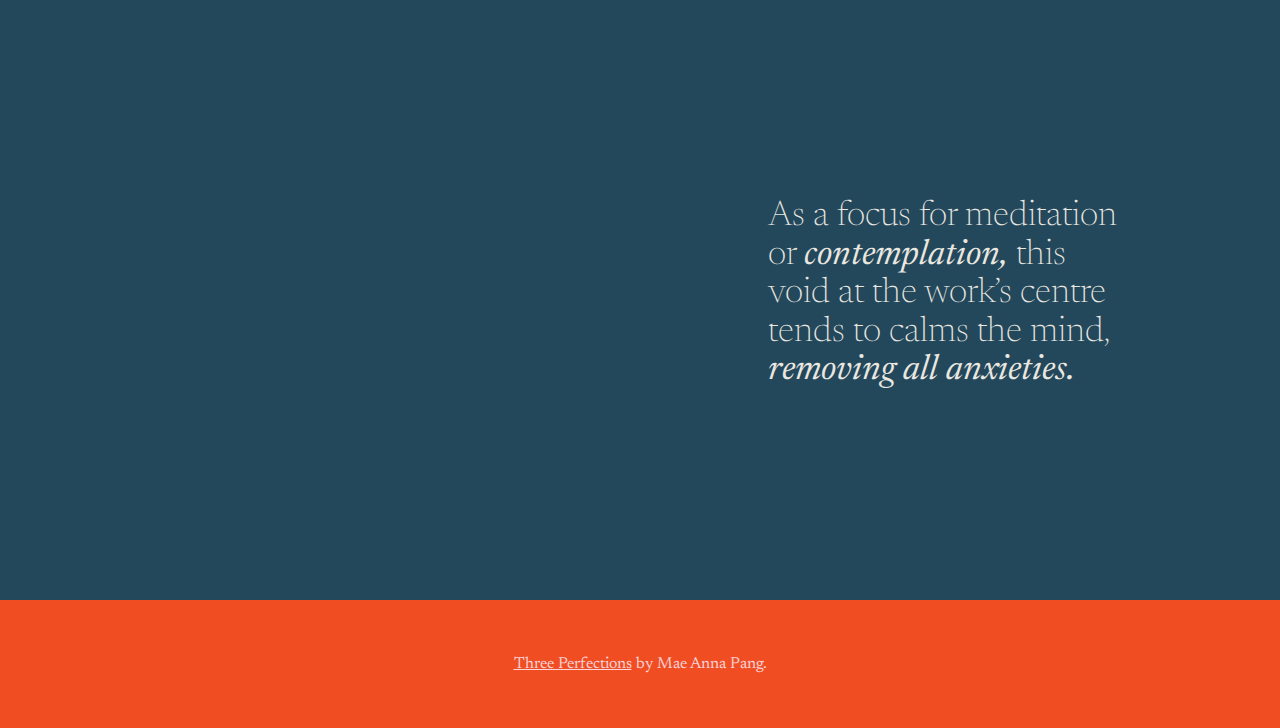
<file: climb.html>
<!DOCTYPE html>
<html lang="en">

<head>
    <meta charset="UTF-8">
    <meta name="viewport" content="width=device-width, initial-scale=1.0">
    <title>Climb</title>

    <link rel="stylesheet" href="main.css">
    <link rel="stylesheet" href="nav.css">
    <link rel="stylesheet" href="climb.css">

    <link rel="preconnect" href="https://fonts.googleapis.com">
    <link rel="preconnect" href="https://fonts.gstatic.com" crossorigin>
    <link
        href="https://fonts.googleapis.com/css2?family=Newsreader:ital,opsz,wght@0,6..72,200..800;1,6..72,200..800&display=swap"
        rel="stylesheet">

</head>

<body>

    <nav>
        <div id="logo"><a href="index.html">Three Perfections</a></div>
        <label for=" drop" class="toggle" id='main-toggle'><span class="nav-icon"></span></label>
        <input type="checkbox" id="drop">
        <ul class="menu">

            <li><a href="rain.html">RAIN</a></li>
            <li><a href="blossom.html">BLOSSOM</a></li>
            <li><a href="climb.html">CLIMB</a></li>

            <li>
                <label for="drop-1" class="toggle">About</label>
                <a href="#">ABOUT</a>
                <input type="checkbox" id="drop-1">
                <ul>
                    <li><a href="aboutworks.html">WORKS</a></li>
                    <li><a href="aboutartists.html">ARTISTS</a></li>
                </ul>
            </li>
        </ul>
    </nav>

    <h4 class="labels">Poem</h4>
    <p class="climb_poem">
        <span style="font-weight: 500; font-style: normal;">Led</span> by our karma, <br> we come to <br> this life.
        <br>

        <br> <span style="font-weight: 500; font-style: normal;">Loaded</span> with karma, <br> we depart from <br> this
        world. <br>

        <br> In life, so many <br> anxieties, a lot of <br> <span
            style="font-weight: 500; font-style: normal;">confusion</span><br>

        <br> We simply cannot <br> <span style="font-weight: 500; font-style: normal;">free </span> ourselves from <br>
        the <span style="font-weight: 500; font-style: normal;">perplexities</span> <br> of delusions. <br>

        <br> Perhaps, in this state <br> of confusion, the Way (Dao) <br> [to spiritual enlightenment] <br> will <span
            style="font-weight: 500; font-style: normal;">sprout</span>
        forth.
    </p>

    <h2 class="climb_ref"> <span style="font-style: italic;">The Way, a spiritual path</span> <br>
        Kim Hoa Tam</h2>


    <section class="climb_artwork">

        <h4 class="labels">Artwork</h4>

        <div class="climb_artworktext">
            <div class="climb_block1">
                Simple, <span style="font-weight: 400; font-style: italic;">elegant brushstrokes</span> suggest <br>
                the back of a monk climbing with a <br>
                walking stick.
            </div>

            <div class="climb_block2">
                It is as if he is walking into the <br>
                painting and <span style="font-weight: 400; font-style: italic;">chanting</span> along the way
            </div>

            <div class="climb_block3">
                – a sense of motion is created.
            </div>

            <div class="climb_block4">
                He is engaged in deep <br>
                <span style="font-weight: 400; font-style: italic;">meditation.</span>
            </div>

            <div class="climb_block5">
                We also see the image of <br>
                a mountain, a tree and a <br>
                semi-circular moon <br>behind the mountain.
            </div>

            <div class="climb_block6">
                A graceful, sweeping movement <br>
                of calligraphy <span style="font-weight: 400; font-style: italic;">flows like a stream</span>
            </div>

            <div class="climb_block7">
                from behind the mountain <br>
                towards the viewer.
            </div>

            <div class="climb_block8">
                Or it could be the <span style="font-weight: 400; font-style: italic;">flowing robes</span><br>
                of the monk
            </div>

            <div class="climb_block9">
                or <span style="font-weight: 400; font-style: italic;">the words</span> he is chanting.
            </div>


            <div class="climb_block10">
                A quiet stillness is <br>
                created by the empty <br>
                space at the centre of <br>
                the painting.
            </div>

            <div class="climb_block11">
                As a focus for meditation <br>
                or <span style="font-weight: 400; font-style: italic;">contemplation,</span> this <br>
                void at the work’s centre <br>
                tends to calms the mind, <br>
                <span style="font-weight: 400; font-style: italic;">removing all anxieties.</span>
            </div>

        </div>
    </section>


    <footer>
        <a href="https://www.ngv.vic.gov.au/essay/three-perfections-poetry-calligraphy-and-painting-in-chinese-art/">Three
            Perfections</a>
        by Mae Anna Pang.
    </footer>


</body>

</html>
</file>
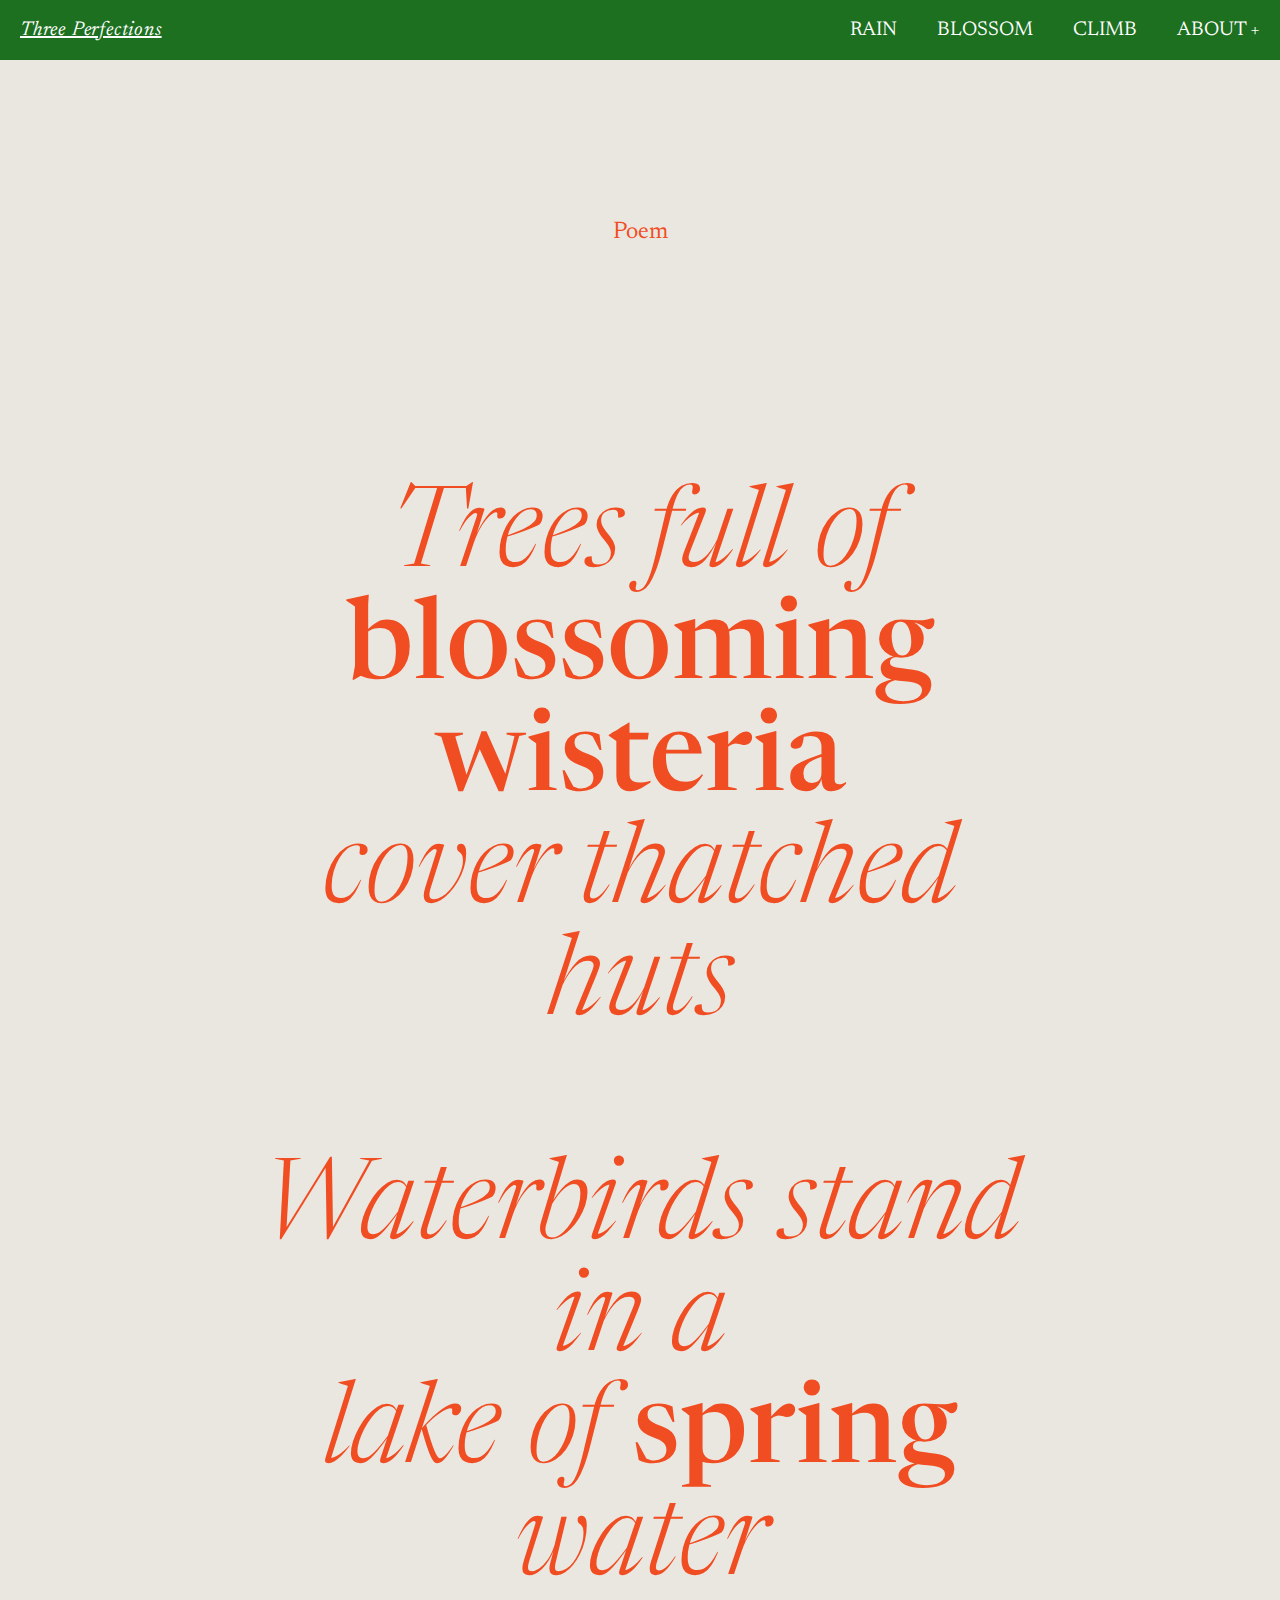
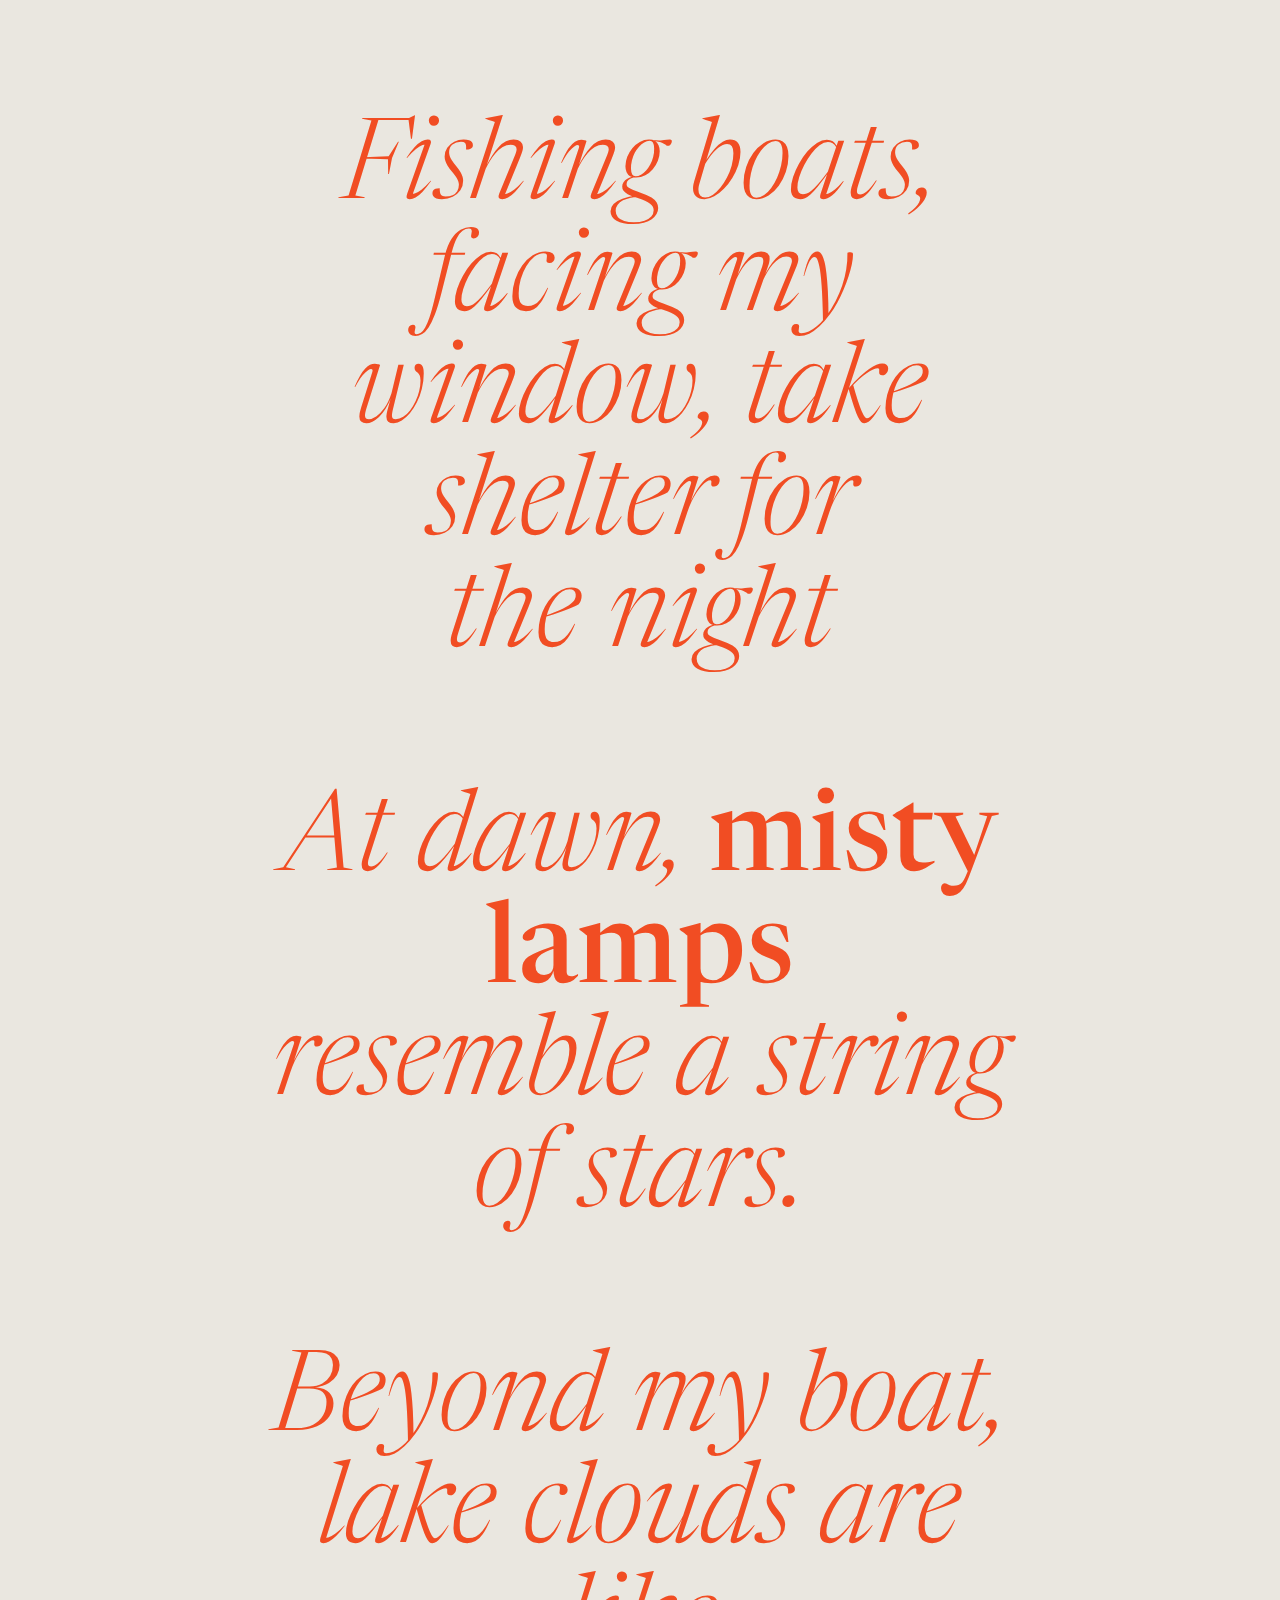
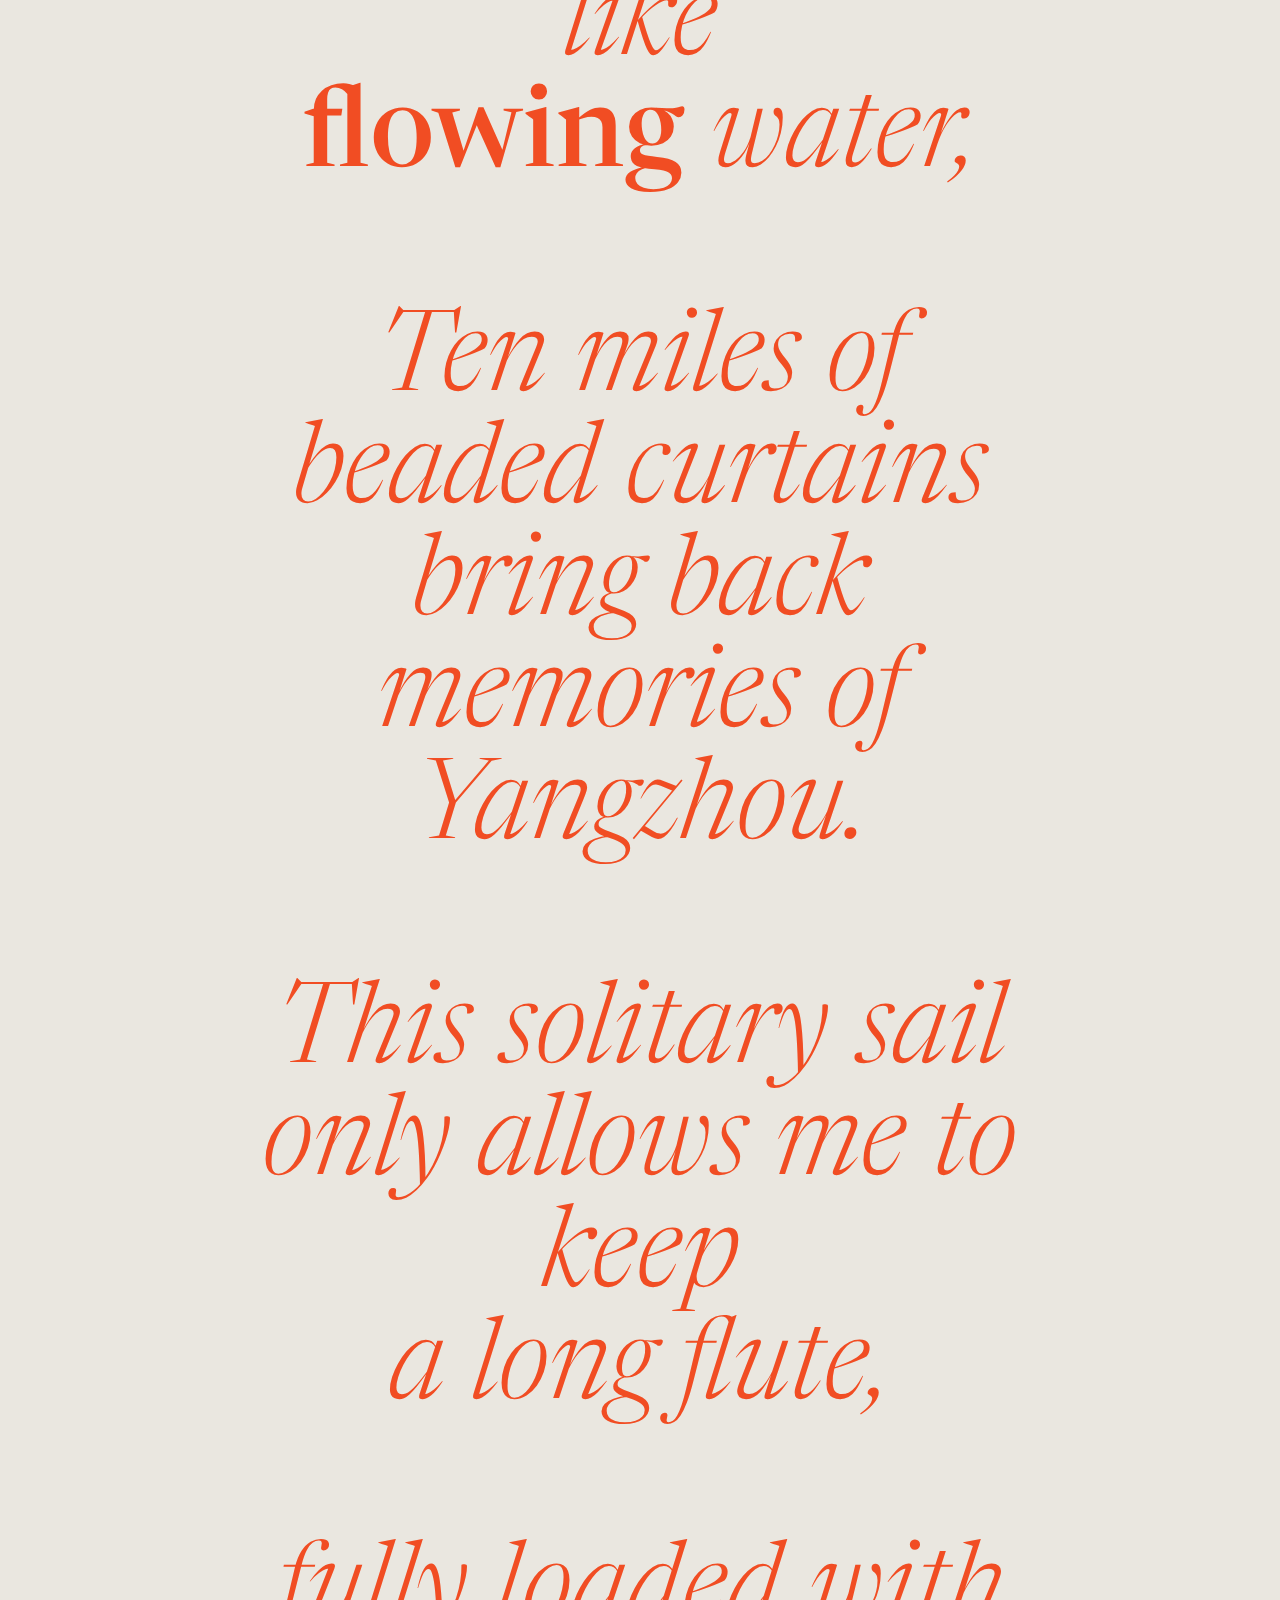
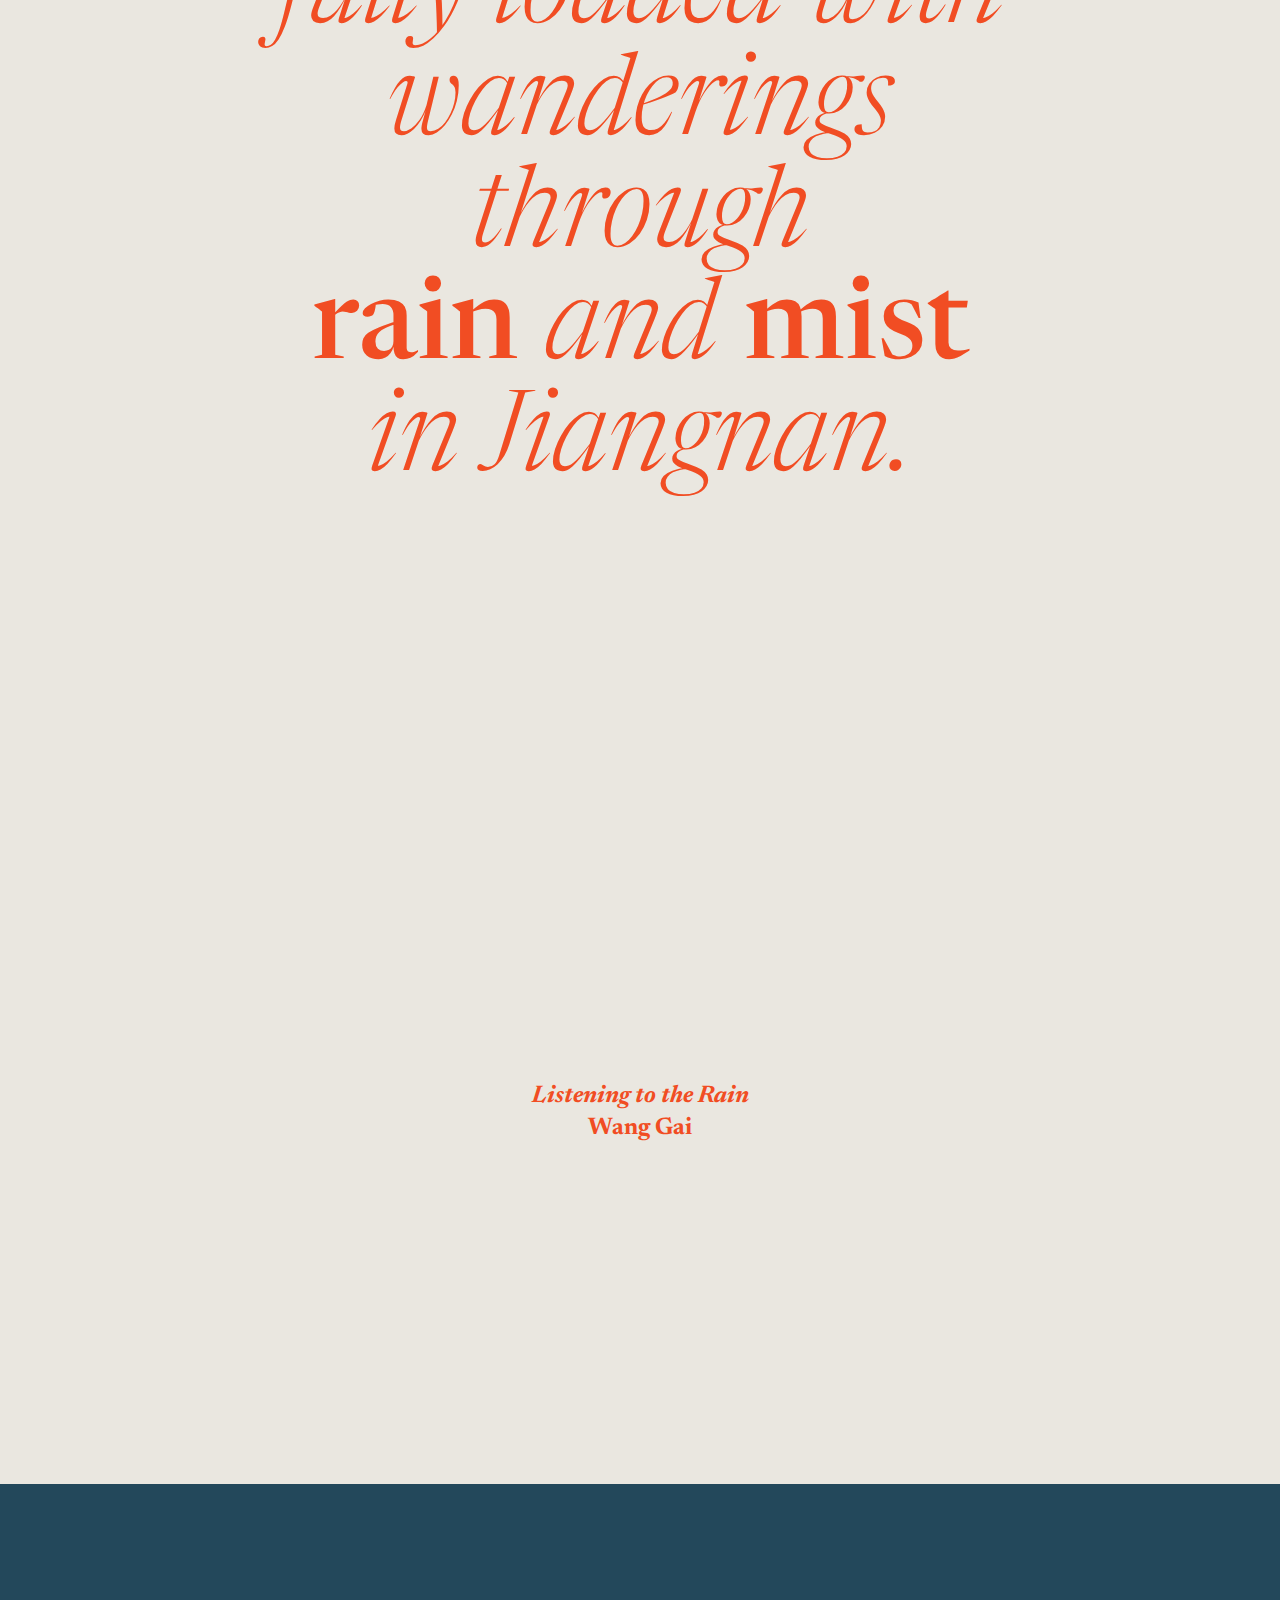
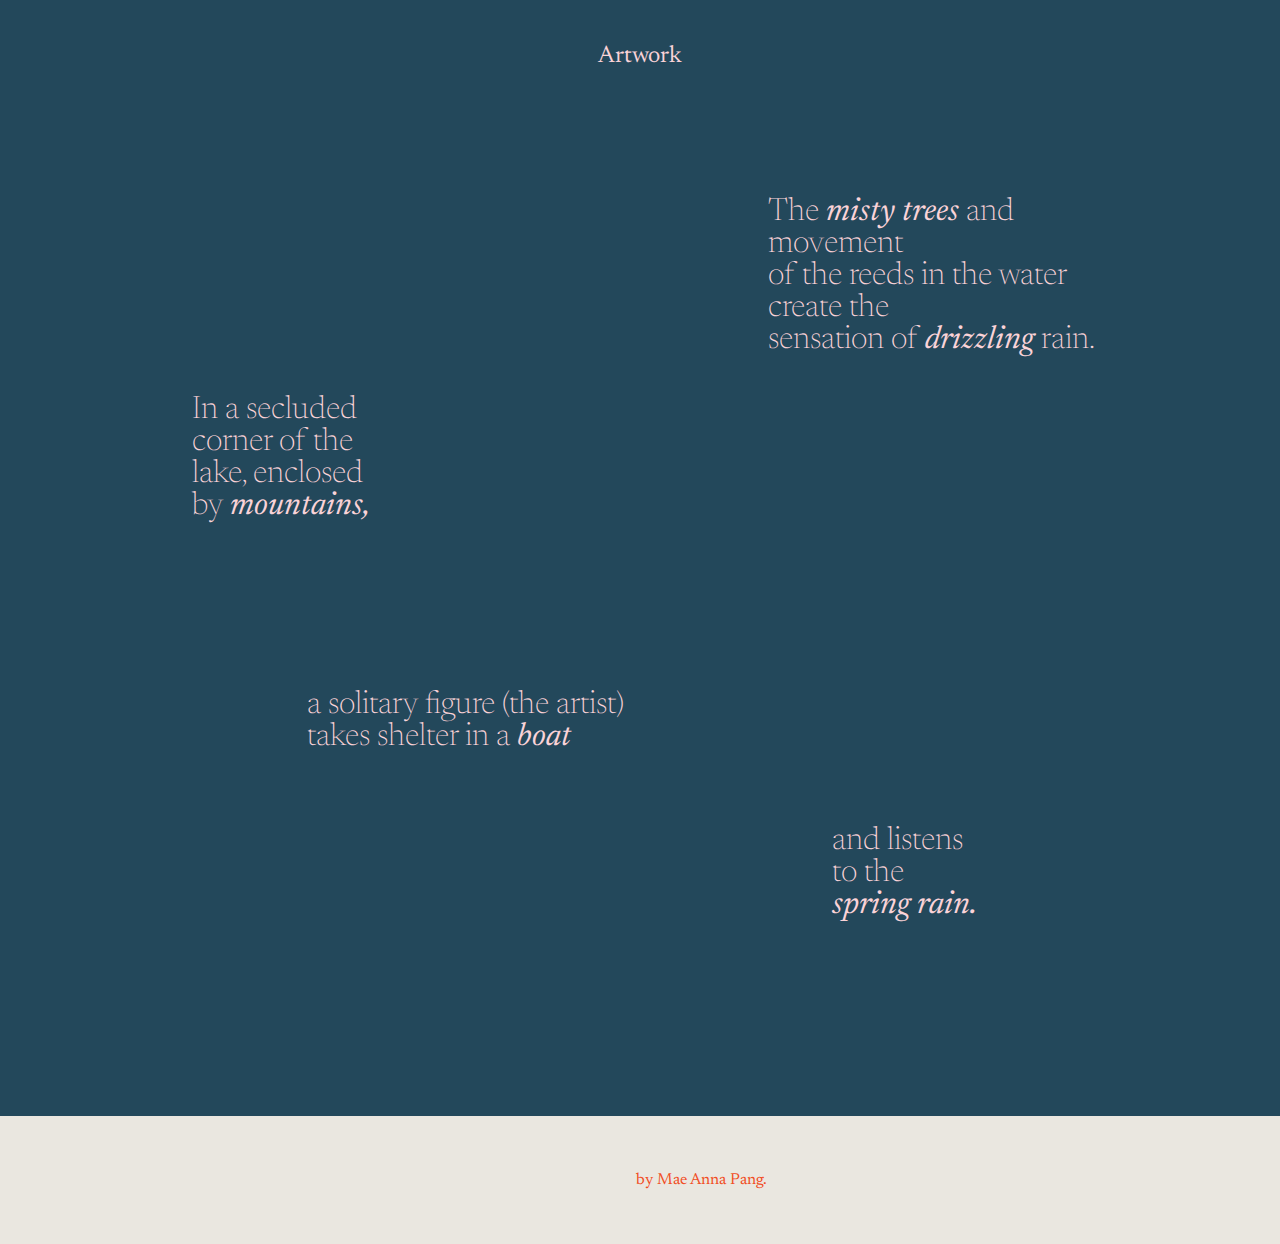
<file: rain.html>
<!DOCTYPE html>
<html lang="en">

<head>
    <meta charset="UTF-8">
    <meta name="viewport" content="width=device-width, initial-scale=1.0">
    <title>Rain</title>

    <link rel="stylesheet" href="main.css">
    <link rel="stylesheet" href="rain.css">
    <link rel="stylesheet" href="nav.css" <link rel="preconnect" href="https://fonts.googleapis.com">
    <link rel="preconnect" href="https://fonts.gstatic.com" crossorigin>
    <link
        href="https://fonts.googleapis.com/css2?family=Newsreader:ital,opsz,wght@0,6..72,200..800;1,6..72,200..800&display=swap"
        rel="stylesheet">

</head>

<body>

    <nav>
        <div id="logo"><a href="index.html">Three Perfections</a></div>
        <label for=" drop" class="toggle" id='main-toggle'><span class="nav-icon"></span></label>
        <input type="checkbox" id="drop">
        <ul class="menu">

            <li><a href="rain.html">RAIN</a></li>
            <li><a href="blossom.html">BLOSSOM</a></li>
            <li><a href="climb.html">CLIMB</a></li>

            <li>
                <label for="drop-1" class="toggle">ABOUT</label>
                <a href="#">ABOUT</a>
                <input type="checkbox" id="drop-1">
                <ul>
                    <li><a href="aboutworks.html">WORKS</a></li>
                    <li><a href="aboutartists.html">ARTISTS</a></li>
                </ul>
            </li>
        </ul>
    </nav>



    <h4 class="labels">Poem</h4>
    <p class="rain_poem">
        Trees full of <br> <span style="font-weight: 500; font-style: normal;">blossoming wisteria</span> <br> cover
        thatched huts <br>

        <br>Waterbirds stand in a <br> lake of <span style="font-weight: 500; font-style: normal;">spring</span> water
        <br>

        <br>Fishing boats, facing my window, take shelter for <br> the night <br>

        <br>At dawn, <span style="font-weight: 500; font-style: normal;">misty lamps</span> <br> resemble a string <br>
        of stars. <br>

        <br>Beyond my boat, lake clouds are like <br> <span style="font-weight: 500; font-style: normal;">flowing</span>
        water, <br>

        <br>Ten miles of beaded curtains bring back memories of Yangzhou. <br>

        <br> This solitary sail only allows me to keep <br> a long flute, <br>

        <br> fully loaded with wanderings through <br> <span style="font-weight: 500; font-style: normal;">rain</span>
        and <span style="font-weight: 500; font-style: normal;">mist</span> <br> in Jiangnan.
    </p>

    <h2 class="rain_ref"> <span style="font-style: italic;">Listening to the Rain</span> <br>
        Wang Gai</h2>

    <section class="rain_artwork">

        <h4 class="labels">Artwork</h4>

        <div class="rain_block1">
            The <span style="font-weight: 400; font-style: italic;">misty trees</span> and movement <br>
            of the reeds in the water create the <br>
            sensation of <span style="font-weight: 400; font-style: italic;">drizzling</span> rain.
        </div>

        <div class="rain_block2">
            In a secluded <br>
            corner of the <br> lake, enclosed <br>
            by <span style="font-weight: 400; font-style: italic;">mountains,</span>
        </div>

        <div class="rain_block3">
            a solitary figure (the artist) <br>
            takes shelter in a <span style="font-weight: 400; font-style: italic;">boat</span>
        </div>

        <div class="rain_block4">
            and listens <br>
            to the <br>
            <span style="font-weight: 400; font-style: italic;">spring rain.</span>
        </div>



    </section>

    <footer>
        <a href="https://www.ngv.vic.gov.au/essay/three-perfections-poetry-calligraphy-and-painting-in-chinese-art/">Three
            Perfections</a>
        by Mae Anna Pang.
    </footer>


</body>

</html>
</file>
<file: main.css>
/** STYLING FOR HOME PAGE AND ABOUT PAGES **/

body {
    background-color: #23485B;
    color: #FAD3D8;
}

footer {
    text-align: center;
    padding: 3.5rem;
    color: #FAD3D8;
}

a {
    color: #FAD3D8;
}


.home_title {
    font-family: "Newsreader";
    font-style: italic;
    font-weight: 500;
    font-size: 7rem;
    padding-top: 8rem;
    padding-left: 7rem;
    padding-bottom: 7rem;
    margin: 0;
}

.home_subtitle {
    font-family: "Newsreader";
    font-style: italic;
    line-height: 5.2rem;
    font-weight: 500;
    font-size: 4rem;
    padding-top: 5rem;
    padding-left: 7rem;
    margin: 0;
}

.home_text,
.ref {
    font-family: "Newsreader";
    text-align: left;
    font-size: 1.7rem;
    line-height: 2.2rem;
    padding: 7rem;
    margin: 0;
}

.labels {
    font-family: "Newsreader";
    font-weight: 400;
    text-align: center;
    padding-top: 10rem;
    font-size: 1.5rem;
    margin: 0;
}

.artistname {
    font-size: 2.5rem;
    font-weight: 500;
}

.wanggai {
    background-color: #FAD3D8;
    color: #1D7020;
    padding: 7rem;
    text-align: left;
    font-size: 1.3rem;
    line-height: 1.7rem;
}

.huangshen {
    background-color: #EAE7E0;
    color: #F14D23;
    padding: 7rem;
    text-align: left;
    font-size: 1.3rem;
    line-height: 1.7rem;
}

.kimhoatam {
    background-color: #23485B;
    color: #FAD3D8;
    padding: 7rem;
    text-align: left;
    font-size: 1.3rem;
    line-height: 1.7rem;
}

.dynasties {
    padding: 7rem;
}


.dynasty_title {
    font-weight: 400;
    font-size: 3rem;
}

.dynasty_text {
    font-weight: 400;
    font-size: 1.3rem;
    line-height: 1.7rem;
    text-align: left;
}

div.dynasty1,
div.dynasty2,
div.dynasty3,
div.dynasty4 {
    padding-bottom: 5rem;
    width: 65vw;
}

.timeline {
    height: 1800px;
    width: 10px;
    margin-left: 25rem;
    margin-right: 10rem;
    background-color: #FAD3D8;
    height: 100%;
    float: left;
}


/** for tablet **/
@media all and (max-width : 768px) {
    body {
        background-color: #23485B;
        color: #FAD3D8;
    }

    .home_title {
        font-family: "Newsreader";
        font-style: italic;
        font-weight: 300;
        font-size: 3.2rem;
        padding-top: 5rem;
        padding-left: 3.5rem;
        padding-bottom: 3rem;
        margin: 0;
    }

    .home_subtitle {
        font-family: "Newsreader";
        font-style: italic;
        line-height: 2.5rem;
        font-weight: 300;
        font-size: 2.2rem;
        padding-top: 1.3rem;
        padding-left: 3.5rem;
        padding-right: 3.5rem;
        margin: 0;
    }

    .home_text,
    .ref {
        font-family: "Newsreader";
        text-align: left;
        font-size: 1.2rem;
        line-height: 1.6rem;
        padding: 3.5rem;
        margin: 0;
    }

    .labels {
        font-family: "Newsreader";
        font-weight: 400;
        text-align: center;
        padding-top: 2rem;
        font-size: 1.5rem;
        margin: 0;
    }

    .artistname {
        font-size: 2rem;
        font-weight: 500;
    }

    .wanggai {
        background-color: #FAD3D8;
        color: #1D7020;
        padding: 3.5rem;
        text-align: left;
        font-size: 1.2rem;
        line-height: 1.5rem;
    }

    .huangshen {
        background-color: #EAE7E0;
        color: #F14D23;
        padding: 3.5rem;
        text-align: left;
        font-size: 1.2rem;
        line-height: 1.5rem;
    }

    .kimhoatam {
        background-color: #23485B;
        color: #FAD3D8;
        padding: 3.5rem;
        text-align: left;
        font-size: 1.2rem;
        line-height: 1.5rem;
    }

    .dynasties {
        padding: 7rem;
    }


    .dynasty_title {
        font-weight: 400;
        font-size: 3rem;
    }

    .dynasty_text {
        font-weight: 300;
        font-size: 1rem;
        line-height: 1.5rem;
        text-align: left;
    }

    div.dynasty1,
    div.dynasty2,
    div.dynasty3,
    div.dynasty4 {
        padding-bottom: 2.5rem;
        width: 55vw;
    }

    .timeline {
        height: 1800px;
        width: 5px;
        margin-left: -55px;
        margin-right: 120px;
        background-color: #FAD3D8;
        height: 100%;
        float: left;
    }

}


/** for mobile **/

@media all and (max-width : 320px) {
    body {
        background-color: #23485B;
        color: #FAD3D8;
    }


    .home_title {
        font-family: "Newsreader";
        font-style: italic;
        font-weight: 300;
        font-size: 3.2rem;
        padding-top: 5rem;
        padding-left: 3.5rem;
        padding-bottom: 3rem;
        margin: 0;
    }

    .home_subtitle {
        font-family: "Newsreader";
        font-style: italic;
        line-height: 2.3rem;
        font-weight: 300;
        font-size: 2.2rem;
        padding-top: 1.5rem;
        padding-left: 3.5rem;
        padding-right: 3.5rem;
        margin: 0;
    }

    .home_text,
    .ref {
        font-family: "Newsreader";
        text-align: left;
        font-size: 1rem;
        line-height: 1.5rem;
        padding: 3.5rem;
        margin: 0;
    }

    .labels {
        font-family: "Newsreader";
        font-weight: 400;
        text-align: center;
        padding-top: 2rem;
        font-size: 1.5rem;
        margin: 0;
    }

    .artistname {
        font-size: 1.8rem;
        font-weight: 500;
    }

    .wanggai {
        background-color: #FAD3D8;
        color: #1D7020;
        padding: 3.5rem;
        text-align: left;
        font-size: 1rem;
        line-height: 1.5rem;
    }

    .huangshen {
        background-color: #EAE7E0;
        color: #F14D23;
        padding: 3.5rem;
        text-align: left;
        font-size: 1rem;
        line-height: 1.5rem;
    }

    .kimhoatam {
        background-color: #23485B;
        color: #FAD3D8;
        padding: 3.5rem;
        text-align: left;
        font-size: 1rem;
        line-height: 1.5rem;
    }

    .dynasty_title {
        font-weight: 400;
        font-size: 3rem;
    }

    .dynasty_text {
        font-weight: 400;
        font-size: 1rem;
        line-height: 1.5rem;
        margin-right: 40px;
        text-align: left;
    }

    .dynasties {
        padding: 0 0 !important;
        margin-left: 50px;
    }

    div.dynasty1,
    div.dynasty2,
    div.dynasty3,
    div.dynasty4 {
        padding-bottom: 3rem;
        width: 80vw;
    }

    .timeline {
        display: none;
    }

}
</file>
<file: nav.css>
body {
    margin: 0;
    padding: 0;
    word-wrap: break-word !important;
    font-family: "Newsreader";
}

a {
    color: #EAE7E0;
}

p {
    text-align: center;
}

.toggle,
[id^=drop] {
    display: none;
}

nav {
    margin: 0;
    padding: 0;
    background-color: #1D7020;
}

#logo {
    display: block;
    padding: 0px;
    float: left;
    font-size: 20px;
    line-height: 60px;
    font-weight: 400;
    font-style: italic;
    letter-spacing: 0.05rem;
}


#main-toggle {
    cursor: pointer;
    float: right;
    padding: 28px 20px;
    position: relative;
    user-select: none;
}

.nav-icon {
    background: #1D7020;
    display: block;
    height: 2px;
    position: relative;
    width: 18px;
}

.nav-icon:before,
.nav-icon:after {
    background: #1D7020;
    content: '';
    display: block;
    height: 100%;
    position: absolute;
    width: 100%;
}

.nav-icon:before {
    top: 5px;
}

.nav-icon:after {
    top: -5px;
}

nav:after {
    content: "";
    display: table;
    clear: both;
}

nav ul {
    float: right;
    padding: 0;
    margin: 0;
    list-style: none;
    position: relative;
}

nav ul li {
    margin: 0px;
    display: inline-block;
    float: left;
    background-color: #1D7020;
}

nav a {
    display: block;
    padding: 0 20px;
    color: #FFF;
    font-size: 20px;
    line-height: 60px;
    text-decoration: none;
}

nav ul li ul li:hover {
    background: #1D7020;
    text-decoration: underline;
}

nav a:hover {
    background-color: #1D7020;
    text-decoration: underline;
}

nav ul ul {
    display: none;
    position: absolute;
    top: 60px;
}

nav ul li:hover>ul {
    display: inherit;
}

nav ul ul li {
    width: 170px;
    float: none;
    display: list-item;
    position: relative;
}

nav ul ul ul li {
    position: relative;
    top: -60px;
    left: 170px;
}

li>a:after {
    content: ' +';
}

li>a:only-child:after {
    content: '';
}


/** for tablet **/

@media all and (max-width : 768px) {
    a {
        color: #EAE7E0;
    }

    p {
        text-align: center;
    }

    .toggle,
    [id^=drop] {
        display: none;
    }

    nav {
        margin: 0;
        padding: 0;
        background-color: #1D7020;
    }

    #logo {
        display: block;
        padding: 2px;
        float: left;
        font-size: 13px;
        line-height: 60px;
        font-weight: 400;
        font-style: italic;
        letter-spacing: 0.05rem;
    }


    #main-toggle {
        cursor: pointer;
        float: right;
        padding: 28px 20px;
        position: relative;
        user-select: none;
    }

    .nav-icon {
        background: #1D7020;
        display: block;
        height: 2px;
        position: relative;
        width: 18px;
    }

    .nav-icon:before,
    .nav-icon:after {
        background: #1D7020;
        content: '';
        display: block;
        height: 100%;
        position: absolute;
        width: 100%;
    }

    .nav-icon:before {
        top: 5px;
    }

    .nav-icon:after {
        top: -5px;
    }

    nav:after {
        content: "";
        display: table;
        clear: both;
    }

    nav ul {
        float: right;
        padding: 0;
        margin: 0;
        list-style: none;
        position: relative;
    }

    nav ul li {
        margin: 0px;
        float: left;
        background-color: #1D7020;
    }

    nav a {
        display: block;
        padding: 0 15px;
        color: #FFF;
        font-size: 17px;
        line-height: 50px;
        text-decoration: none;
    }

    nav ul li ul li:hover {
        background: #1D7020;
        text-decoration: underline;
    }

    nav a:hover {
        background-color: #1D7020;
        text-decoration: underline;
    }

    nav ul ul {
        display: none;
        position: absolute;
        top: 60px;
    }

    nav ul li:hover>ul {
        display: inherit;
    }

    nav ul ul li {
        width: 170px;
        float: none;
        display: list-item;
        position: relative;
    }

    nav ul ul ul li {
        position: relative;
        top: -5px;
        left: 170px;
    }

    li>a:after {
        content: ' +';
    }

    li>a:only-child:after {
        content: '';
    }

}

/** for phone **/

@media all and (max-width : 320px) {
    a {
        color: #EAE7E0;
    }

    p {
        text-align: center;
    }

    .toggle,
    [id^=drop] {
        display: none;
    }

    nav {
        margin: 0;
        padding: 0;
        background-color: #1D7020;
    }

    #logo {
        display: block;
        padding-left: 5px;
        float: left;
        font-size: 10px;
        line-height: 60px;
        font-weight: 400;
        font-style: italic;
        letter-spacing: 0.05rem;
    }


    #main-toggle {
        cursor: pointer;
        float: right;
        padding: 28px 20px;
        position: relative;
        user-select: none;
    }

    .nav-icon {
        background: #1D7020;
        display: block;
        height: 2px;
        position: relative;
        width: 18px;
    }

    .nav-icon:before,
    .nav-icon:after {
        background: #1D7020;
        content: '';
        display: block;
        height: 100%;
        position: absolute;
        width: 100%;
    }

    .nav-icon:before {
        top: 5px;
    }

    .nav-icon:after {
        top: -5px;
    }

    nav:after {
        content: "";
        display: table;
        clear: both;
    }

    nav ul {
        float: right;
        padding: 0;
        margin: 0;
        list-style: none;
        position: relative;
    }

    nav ul li {
        margin: 0px;
        float: left;
        background-color: #1D7020;
    }

    nav a {
        display: block;
        padding: 0 11px;
        color: #FFF;
        font-size: 15px;
        line-height: 50px;
        text-decoration: none;
    }

    nav ul li ul li:hover {
        background: #1D7020;
        text-decoration: underline;
    }

    nav a:hover {
        background-color: #1D7020;
        text-decoration: underline;
    }

    nav ul ul {
        display: none;
        position: absolute;
        top: 60px;
    }

    nav ul li:hover>ul {
        display: inherit;
    }

    nav ul ul li {
        width: 170px;
        float: none;
        display: list-item;
        position: relative;
    }

    nav ul ul ul li {
        position: relative;
        top: -5px;
        left: 170px;
    }

    li>a:after {
        content: ' +';
    }

    li>a:only-child:after {
        content: '';
    }

}

/* QUERIES 

@media all and (max-width : 768px) {

    nav {
        margin: 0;
    }

    nav ul {
        float: none;
    }

    .toggle+a,
    .menu {
        display: none;
    }

    .toggle {
        display: block;
        background-color: #515f9c;
        padding: 0 20px;
        color: #FFF;
        font-size: 20px;
        line-height: 60px;
        text-decoration: none;
        border: none;
    }

    .toggle:hover {
        background-color: #7083d8;
    }

    [id^=drop]:checked+ul {
        display: block;
    }

    nav ul li {
        display: block;
        width: 100%;
    }

    nav ul ul .toggle,
    nav ul ul a {
        padding: 0 40px;
    }

    nav ul ul ul a {
        padding: 0 80px;
    }

    nav ul ul ul a {
        background-color: #141625;
    }

    nav ul li ul li .toggle,
    nav ul ul a {
        background-color: #1f243b;
    }

    nav ul ul {
        float: none;
        position: static;
        color: #ffffff;
    }

    nav ul ul li:hover>ul,
    nav ul li:hover>ul {
        display: none;
    }

    nav ul ul li {
        display: block;
        width: 100%;
    }

    nav ul ul ul li {
        position: static;

    }
}

/** overflow scroll x, turn off scroll bar but allows you to scroll nav bar on the phone **/
</file>
<file: blossom.css>
html,
body {
    max-width: 100%;
    overflow-x: hidden;
}

body {
    background-color: #FAD3D8;
    color: #23485B;
}

footer {
    text-align: center;
    padding: 3.5rem;
    color: #23485B;
}

a {
    color: #23485B;
}

.labels {
    font-family: "Newsreader";
    font-weight: 400;
    text-align: center;
    padding-top: 10rem;
    margin: 0;
}

.blossom_poem {
    text-align: center;
    font-size: 7rem;
    font-style: italic;
    font-weight: 300;
    padding: 15rem;
    margin: 0;
}

.blossom_ref {
    text-align: center;
    line-height: 2rem;
    padding: 20rem;
}

/** ------------------------------------ **/

.blossom_artwork {
    background-color: #1D7020;
    color: #FAD3D8;
    padding-bottom: 500px;
}

.blossom_block1,
.blossom_block2,
.blossom_block3,
.blossom_block4 {
    font-size: 2.2rem;
    line-height: 2.4rem;
    font-weight: 100;
}

.blossom_block1 {
    position: relative;
    top: 12vh;
    left: 21vw;
    width: 20vw;
}

.blossom_block2 {
    position: relative;
    top: 15vh;
    left: 40vw;
    width: 12vw;
}

.blossom_block3 {
    position: relative;
    top: 18vh;
    right: -55vw;
    width: 27vw;
}

.blossom_block4 {
    position: relative;
    top: 40vh;
    right: -70vw;
    width: 20vw;
}











@media all and (max-width : 768px) {

    html,
    body {
        max-width: 100%;
        overflow-x: hidden;
    }

    body {
        background-color: #FAD3D8;
        color: #23485B;
    }

    .labels {
        font-family: "Newsreader";
        font-weight: 400;
        text-align: center;
        padding-top: 7rem;
        margin: 0;
    }

    .blossom_poem {
        text-align: center;
        font-size: 3.5rem;
        font-style: italic;
        font-weight: 300;
        padding: 4.45rem;
        margin: 0;
    }

    .blossom_ref {
        text-align: center;
        line-height: 2rem;
        padding: 15rem;
    }

    /** ------------------------------------ **/

    .blossom_artwork {
        background-color: #1D7020;
        color: #FAD3D8;
        padding-bottom: 500px;
    }

    .blossom_block1,
    .blossom_block2,
    .blossom_block3,
    .blossom_block4 {
        font-size: 1.5rem;
        line-height: 1.7rem;
        font-weight: 100;
    }

    .blossom_block1 {
        position: relative;
        top: 12vh;
        left: 15vw;
        width: 40vw;
    }

    .blossom_block2 {
        position: relative;
        top: 20vh;
        left: 40vw;
        width: 25vw;
    }

    .blossom_block3 {
        position: relative;
        top: 30vh;
        right: -50vw;
        width: 40vw;
    }

    .blossom_block4 {
        position: relative;
        top: 45vh;
        right: -60vw;
        width: 33vw;
    }
}








@media all and (max-width : 320px) {

    html,
    body {
        max-width: 100%;
        overflow-x: hidden;
    }

    body {
        background-color: #FAD3D8;
        color: #23485B;
    }

    .labels {
        font-family: "Newsreader";
        font-size: 1rem;
        font-weight: 400;
        text-align: center;
        padding-top: 5rem;
        margin: 0;
        font-size: 1rem;
    }

    .blossom_poem {
        text-align: center;
        font-size: 2rem;
        font-style: italic;
        font-weight: 300;
        padding: 4.5rem;
        margin: 0;
    }

    .blossom_ref {
        text-align: center;
        font-size: 1rem;
        line-height: 1.5rem;
        padding: 4rem;
    }

    /** ------------------------------------ **/

    .blossom_artwork {
        background-color: #1D7020;
        color: #FAD3D8;
        padding-bottom: 400px;
    }

    .blossom_block1,
    .blossom_block2,
    .blossom_block3,
    .blossom_block4 {
        font-size: 1rem;
        line-height: 1.3rem;
        font-weight: 100;
    }

    .blossom_block1 {
        position: relative;
        top: 12vh;
        left: 17vw;
        width: 45vw;
    }

    .blossom_block2 {
        position: relative;
        top: 20vh;
        left: 40vw;
        width: 30vw;
    }

    .blossom_block3 {
        position: relative;
        top: 27vh;
        right: -49vw;
        width: 40vw;
    }

    .blossom_block4 {
        position: relative;
        top: 40vh;
        right: -50vw;
        width: 40vw;
    }
}
</file>
<file: climb.css>
html,
body {
    max-width: 100%;
    overflow-x: hidden;
}

body {
    background-color: #F14D23;
    color: #FAD3D8;
}

footer {
    text-align: center;
    padding: 3.5rem;
    color: #FAD3D8
}

a {
    color: #FAD3D8;
}

.climb_poem {
    text-align: center;
    font-size: 7rem;
    font-style: italic;
    font-weight: 300;
    padding: 15rem;
    margin: 0;
}

.climb_ref {
    text-align: center;
    line-height: 2rem;
    padding: 20rem;
}


/** ------------------------------------ **/

.climb_artwork {
    background-color: #23485B;
    color: #EAE7E0;
    padding-bottom: 750px;
}

.climb_block1,
.climb_block2,
.climb_block3,
.climb_block4,
.climb_block5,
.climb_block6,
.climb_block7,
.climb_block8,
.climb_block9,
.climb_block10,
.climb_block11 {
    font-size: 2.2rem;
    line-height: 2.4rem;
    font-weight: 100;
}

.climb_block10 {
    /** the middle text block **/
    position: relative;
    top: 5vh;
    right: -65vw;
    width: 20vw;
}

.climb_block1 {
    position: relative;
    top: 10vh;
    right: -60cqw;
    width: 30vw;
}

.climb_block2 {
    position: relative;
    top: 13cqh;
    right: -30cqw;
    width: 35vw;
}

.climb_block3 {
    position: relative;
    top: 17cqh;
    left: 10cqw;
    width: 35vw;
}

.climb_block4 {
    position: relative;
    top: 25cqh;
    left: 12cqw;
    width: 22vw;
}

.climb_block5 {
    position: relative;
    top: 30cqh;
    left: 15cqw;
    width: 25vw;
}

.climb_block6 {
    position: relative;
    top: 35cqh;
    left: 17cqw;
    width: 30vw;
}

.climb_block7 {
    position: relative;
    top: 45cqh;
    left: 21cqw;
    width: 27vw;
}

.climb_block8 {
    position: relative;
    top: 57cqh;
    left: 25cqw;
    width: 17vw;
}

.climb_block9 {
    position: relative;
    top: 63cqh;
    left: 30cqw;
    width: 30vw;
}

.climb_block11 {
    position: relative;
    top: 60vh;
    left: 60vw;
    width: 30vw;
}









@media all and (max-width : 768px) {

    html,
    body {
        max-width: 100%;
        overflow-x: hidden;
    }

    body {
        background-color: #F14D23;
        color: #FAD3D8;
    }

    .climb_poem {
        text-align: center;
        font-size: 3.5rem;
        font-style: italic;
        font-weight: 300;
        padding: 4.45rem;
        margin: 0;
    }

    .labels {
        padding-top: 7rem;
        font-size: 1.3rem;
    }

    .climb_ref {
        text-align: center;
        line-height: 2rem;
        padding: 15rem;
    }


    /** ------------------------------------ **/

    .climb_artwork {
        background-color: #23485B;
        color: #EAE7E0;
        padding-bottom: 500px;
    }

    .climb_block1,
    .climb_block2,
    .climb_block3,
    .climb_block4,
    .climb_block5,
    .climb_block6,
    .climb_block7,
    .climb_block8,
    .climb_block9,
    .climb_block10,
    .climb_block11 {
        font-size: 1.5rem;
        line-height: 1.7rem;
        font-weight: 100;
    }

    .climb_block10 {
        /** the middle text block **/
        position: relative;
        top: 0vh;
        right: -65vw;
        width: 48vw;
    }

    .climb_block1 {
        position: relative;
        top: 10vh;
        right: -47cqw;
        width: 45vw;
    }

    .climb_block2 {
        position: relative;
        top: 17cqh;
        right: -25cqw;
        width: 45vw;
    }

    .climb_block3 {
        position: relative;
        top: 24cqh;
        left: 10cqw;
        width: 48vw;
    }

    .climb_block4 {
        position: relative;
        top: 30cqh;
        left: 12cqw;
        width: 28vw;
    }

    .climb_block5 {
        position: relative;
        top: 37cqh;
        left: 15cqw;
        width: 33vw;
    }

    .climb_block6 {
        position: relative;
        top: 44cqh;
        left: 17cqw;
        width: 33vw;
    }

    .climb_block7 {
        position: relative;
        top: 50cqh;
        left: 21cqw;
        width: 27vw;
    }

    .climb_block8 {
        position: relative;
        top: 57cqh;
        left: 25cqw;
        width: 17vw;
    }

    .climb_block9 {
        position: relative;
        top: 60cqh;
        left: 30cqw;
        width: 30vw;
    }

    .climb_block11 {
        position: relative;
        top: 50vh;
        left: 60vw;
        width: 30vw;
    }
}









@media all and (max-width : 320px) {

    html,
    body {
        max-width: 100%;
        overflow-x: hidden;
    }

    body {
        background-color: #F14D23;
        color: #FAD3D8;
    }

    .climb_poem {
        text-align: center;
        font-size: 2rem;
        font-style: italic;
        font-weight: 300;
        padding: 4.45rem;
        margin: 0;
    }

    .labels {
        padding-top: 5rem;
        font-size: 1rem;
    }

    .climb_ref {
        text-align: center;
        line-height: 2rem;
        padding: 4rem;
    }


    /** ------------------------------------ **/

    .climb_artwork {
        background-color: #23485B;
        color: #EAE7E0;
        padding-bottom: 400px;
    }

    .climb_block1,
    .climb_block2,
    .climb_block3,
    .climb_block4,
    .climb_block5,
    .climb_block6,
    .climb_block7,
    .climb_block8,
    .climb_block9,
    .climb_block10,
    .climb_block11 {
        font-size: 1rem;
        line-height: 1.3rem;
        font-weight: 100;
    }

    .climb_block10 {
        /** the middle text block **/
        position: relative;
        top: 0vh;
        right: -65vw;
        width: 25vw;
    }

    .climb_block1 {
        position: relative;
        top: 10vh;
        right: -52cqw;
        width: 40vw;
    }

    .climb_block2 {
        position: relative;
        top: 17cqh;
        right: -25cqw;
        width: 45vw;
    }

    .climb_block3 {
        position: relative;
        top: 24cqh;
        left: 10cqw;
        width: 48vw;
    }

    .climb_block4 {
        position: relative;
        top: 30cqh;
        left: 12cqw;
        width: 28vw;
    }

    .climb_block5 {
        position: relative;
        top: 37cqh;
        left: 15cqw;
        width: 33vw;
    }

    .climb_block6 {
        position: relative;
        top: 44cqh;
        left: 17cqw;
        width: 33vw;
    }

    .climb_block7 {
        position: relative;
        top: 50cqh;
        left: 21cqw;
        width: 27vw;
    }

    .climb_block8 {
        position: relative;
        top: 57cqh;
        left: 25cqw;
        width: 17vw;
    }

    .climb_block9 {
        position: relative;
        top: 60cqh;
        left: 30cqw;
        width: 30vw;
    }

    .climb_block11 {
        position: relative;
        top: 50vh;
        left: 60vw;
        width: 30vw;
    }
}
</file>
<file: rain.css>
html,
body {
    max-width: 100%;
    overflow-x: hidden;
}

body {
    background-color: #EAE7E0;
    color: #F14D23;
}

footer {
    text-align: center;
    padding: 3.5rem;
    color: #F14D23;
}

a {
    color: #F14D23;
}

.labels {
    font-family: "Newsreader";
    font-weight: 400;
    text-align: center;
    padding-top: 10rem;
    margin: 0;
}

.rain_poem {
    text-align: center;
    font-size: 7rem;
    font-style: italic;
    font-weight: 300;
    padding: 15rem;
    margin: 0;
}

.rain_ref {
    text-align: center;
    line-height: 2rem;
    padding: 20rem;
}



/** ------------------------------------ **/




.rain_artwork {
    background-color: #23485B;
    color: #FAD3D8;
    width: 100%;
    height: 200%;
    padding-bottom: 600px;

}

.rain_block1,
.rain_block2,
.rain_block3,
.rain_block4 {
    font-size: 2rem;
    font-weight: 100;
}

.rain_block1 {
    position: relative;
    top: 10vw;
    right: -60vw;
    width: 26vw;
}

.rain_block2 {
    position: relative;
    top: 13vw;
    left: 15vw;
    width: 26vw;
}

.rain_block3 {
    position: relative;
    top: 37vh;
    left: 24vw;
    width: 26vw;
}

.rain_block4 {
    position: relative;
    top: 45vh;
    left: 65vw;
    width: 25vw;
}

/** for tablet **/


@media all and (max-width : 768px) {

    html,
    body {
        max-width: 100%;
        overflow-x: hidden;
    }

    body {
        background-color: #EAE7E0;
        color: #F14D23;
    }

    .labels {
        font-family: "Newsreader";
        font-size: 1.3rem;
        font-weight: 400;
        text-align: center;
        padding-top: 7rem;
        margin: 0;
    }

    .rain_poem {
        text-align: center;
        font-size: 3.5rem;
        font-style: italic;
        font-weight: 300;
        padding: 7rem;
        margin: 0;

    }

    .rain_ref {
        text-align: center;
        line-height: 2rem;
        padding: 15rem;
    }



    /** ------------------------------------ **/




    .rain_artwork {
        background-color: #23485B;
        color: #FAD3D8;
        width: 100%;
        height: 200%;
        padding-bottom: 400px;

    }

    .rain_block1,
    .rain_block2,
    .rain_block3,
    .rain_block4 {
        font-size: 1.5rem;
        font-weight: 100;
    }

    .rain_block1 {
        position: relative;
        top: 10vw;
        right: -55vw;
        width: 36vw;
    }

    .rain_block2 {
        position: relative;
        top: 13vw;
        left: 15vw;
        width: 33vw;
    }

    .rain_block3 {
        position: relative;
        top: 37vh;
        left: 24vw;
        width: 33vw;
    }

    .rain_block4 {
        position: relative;
        top: 45vh;
        left: 65vw;
        width: 25vw;
    }
}

/** for mobile **/

@media all and (max-width : 320px) {

    html,
    body {
        max-width: 100%;
        overflow-x: hidden;
    }

    body {
        background-color: #EAE7E0;
        color: #F14D23;
    }

    .labels {
        font-family: "Newsreader";
        font-size: 1rem;
        font-weight: 400;
        text-align: center;
        padding-top: 5rem;
        margin: 0;
    }

    .rain_poem {
        text-align: center;
        font-size: 2rem;
        font-style: italic;
        font-weight: 300;
        padding: 4.5rem;
        margin: 0;
    }

    .rain_ref {
        text-align: center;
        font-size: 1rem;
        line-height: 1.5rem;
        padding: 4rem;
    }



    /** ------------------------------------ **/




    .rain_artwork {
        background-color: #23485B;
        color: #FAD3D8;
        width: 100%;
        height: 200%;
        padding-bottom: 400px;

    }

    .rain_block1,
    .rain_block2,
    .rain_block3,
    .rain_block4 {
        font-size: 1rem;
        font-weight: 100;
    }

    .rain_block1 {
        position: relative;
        top: 10vw;
        right: -50vw;
        width: 40vw;
    }

    .rain_block2 {
        position: relative;
        top: 25vw;
        left: 15vw;
        width: 33vw;
    }

    .rain_block3 {
        position: relative;
        top: 37vh;
        left: 24vw;
        width: 35vw;
    }

    .rain_block4 {
        position: relative;
        top: 45vh;
        left: 65vw;
        width: 25vw;
    }
}
</file>
